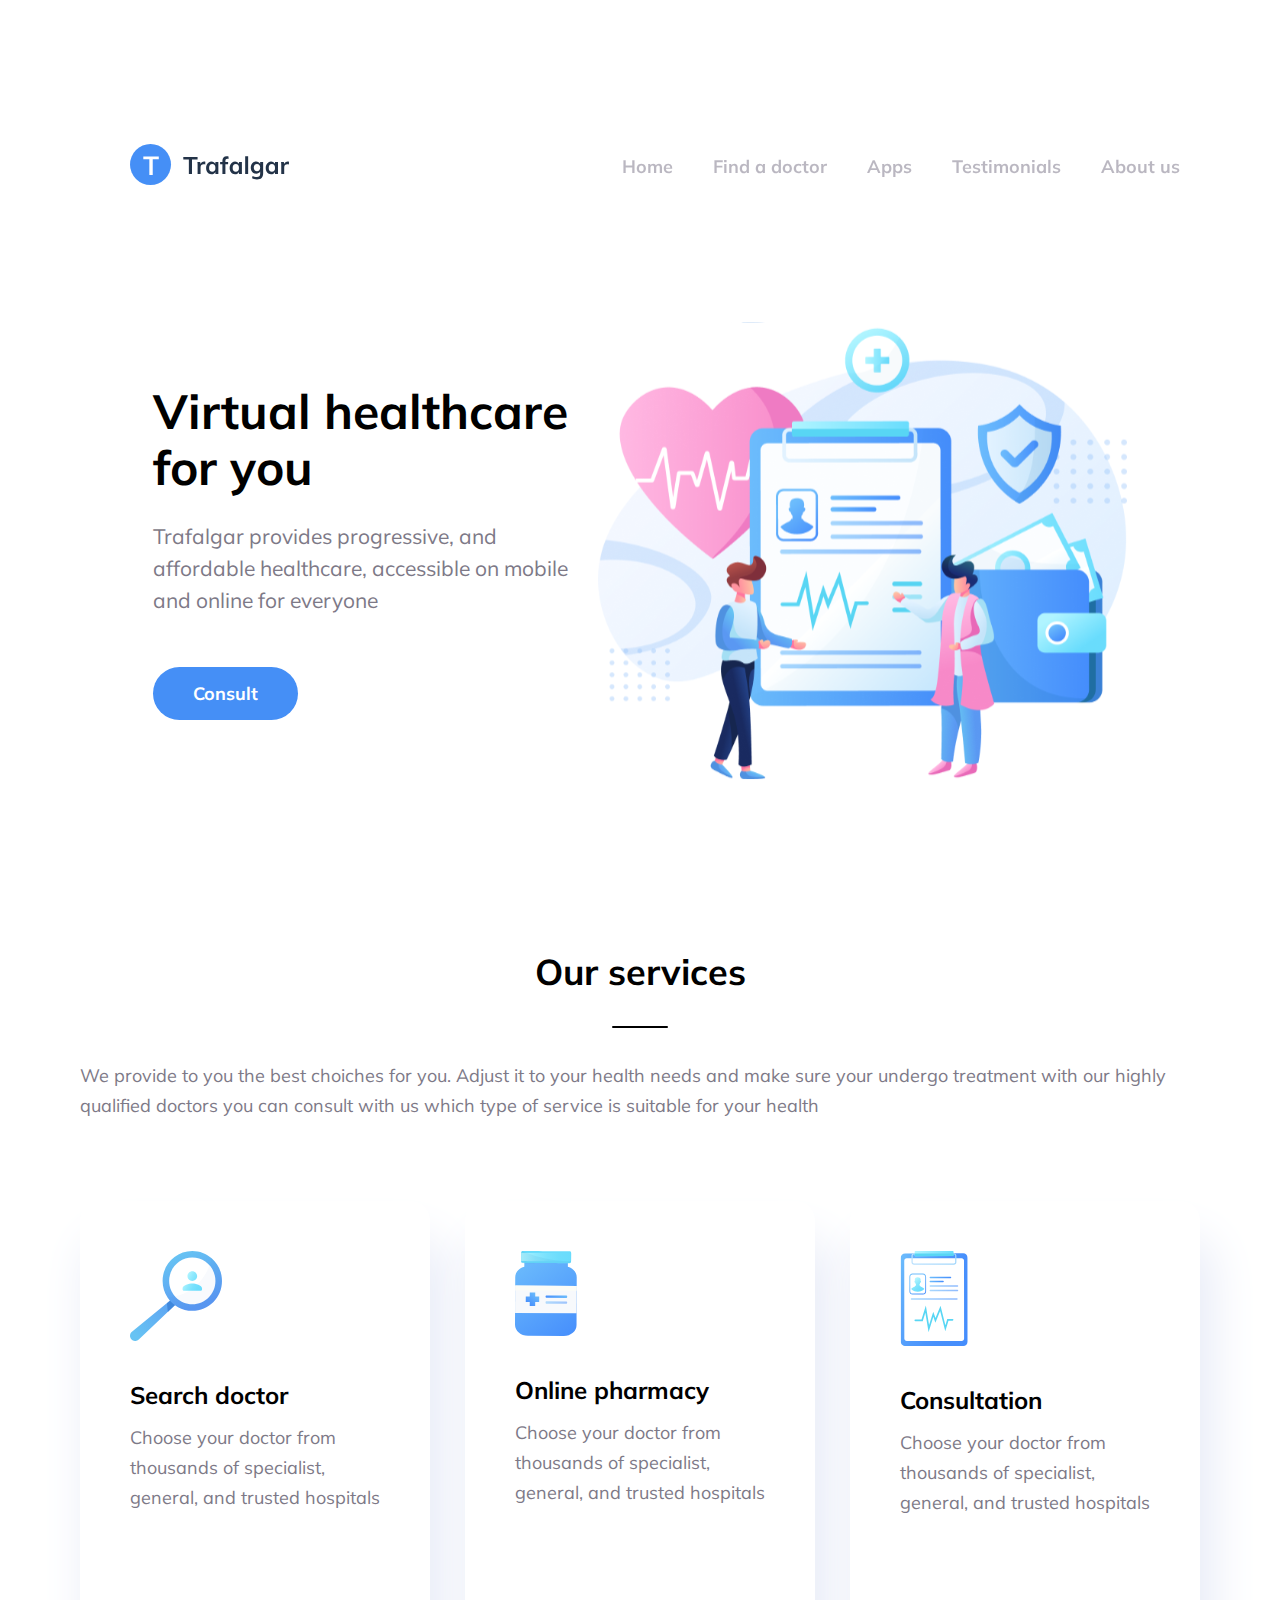
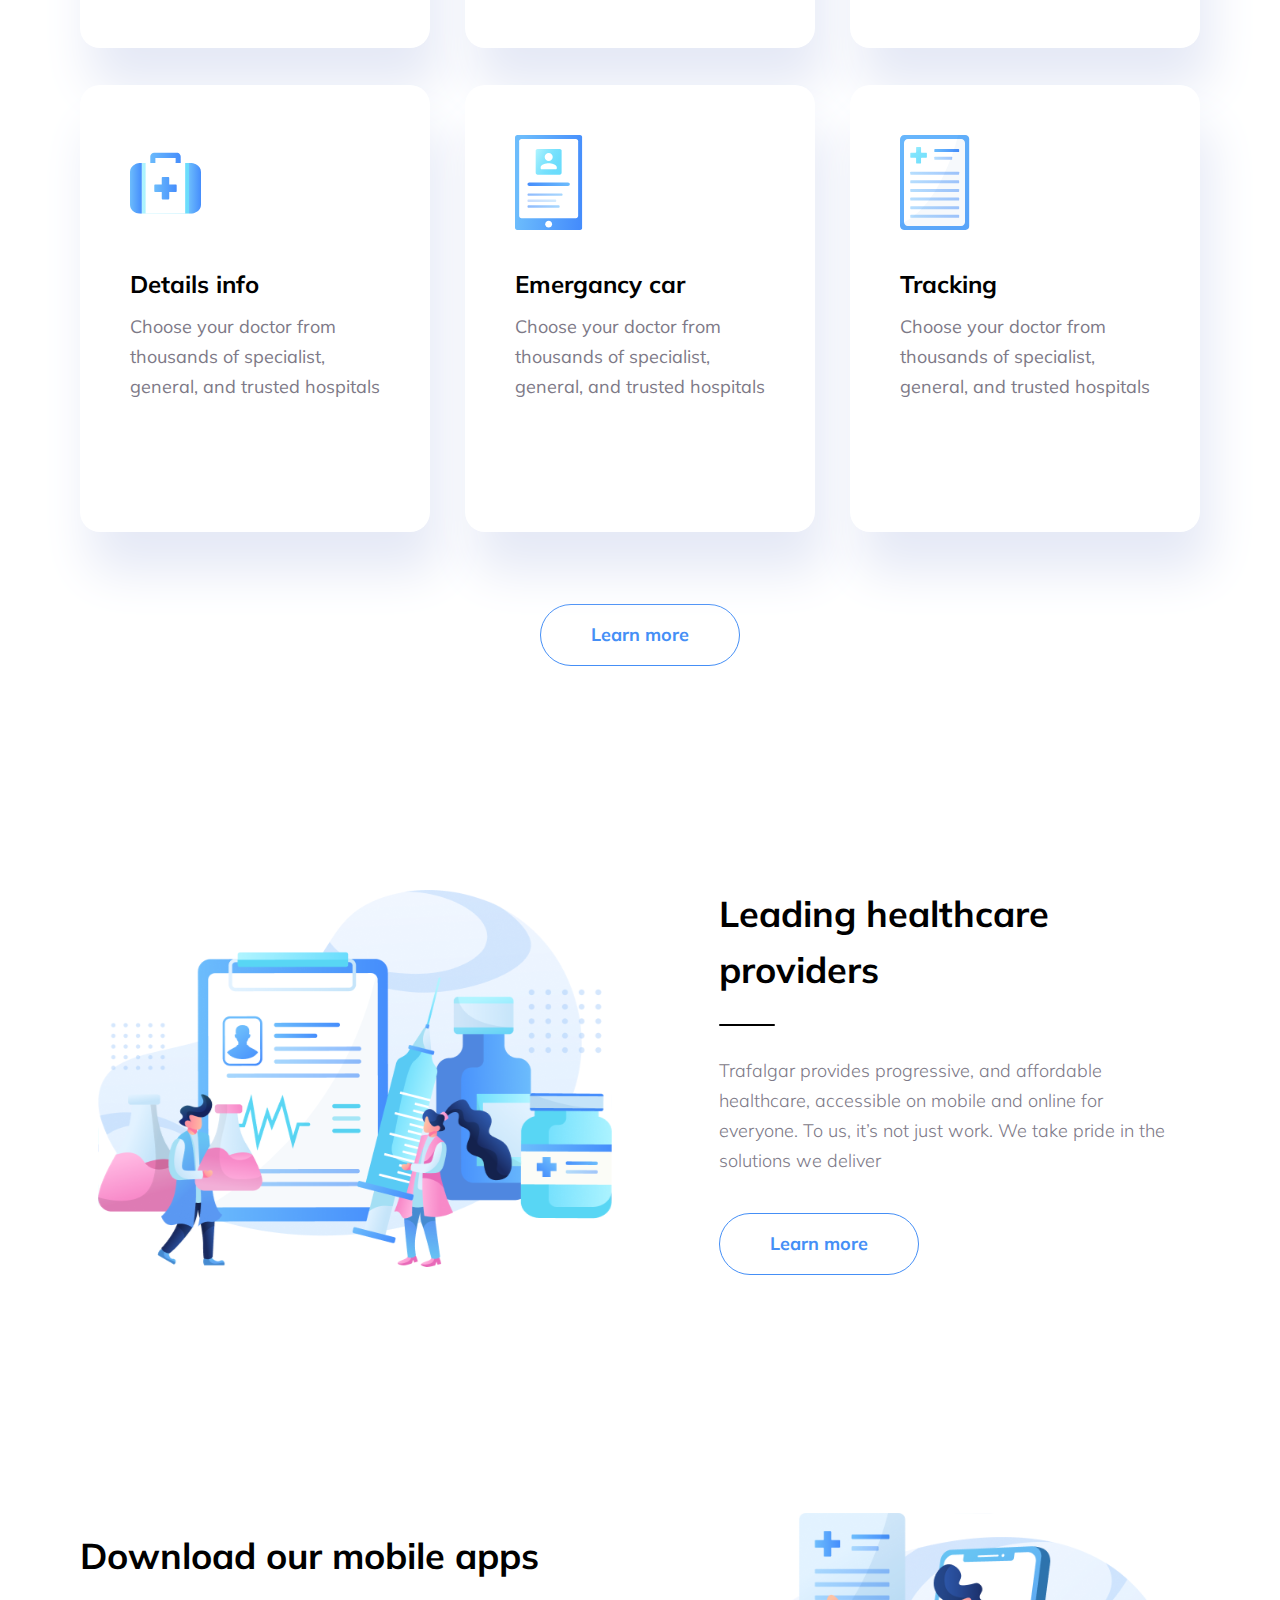
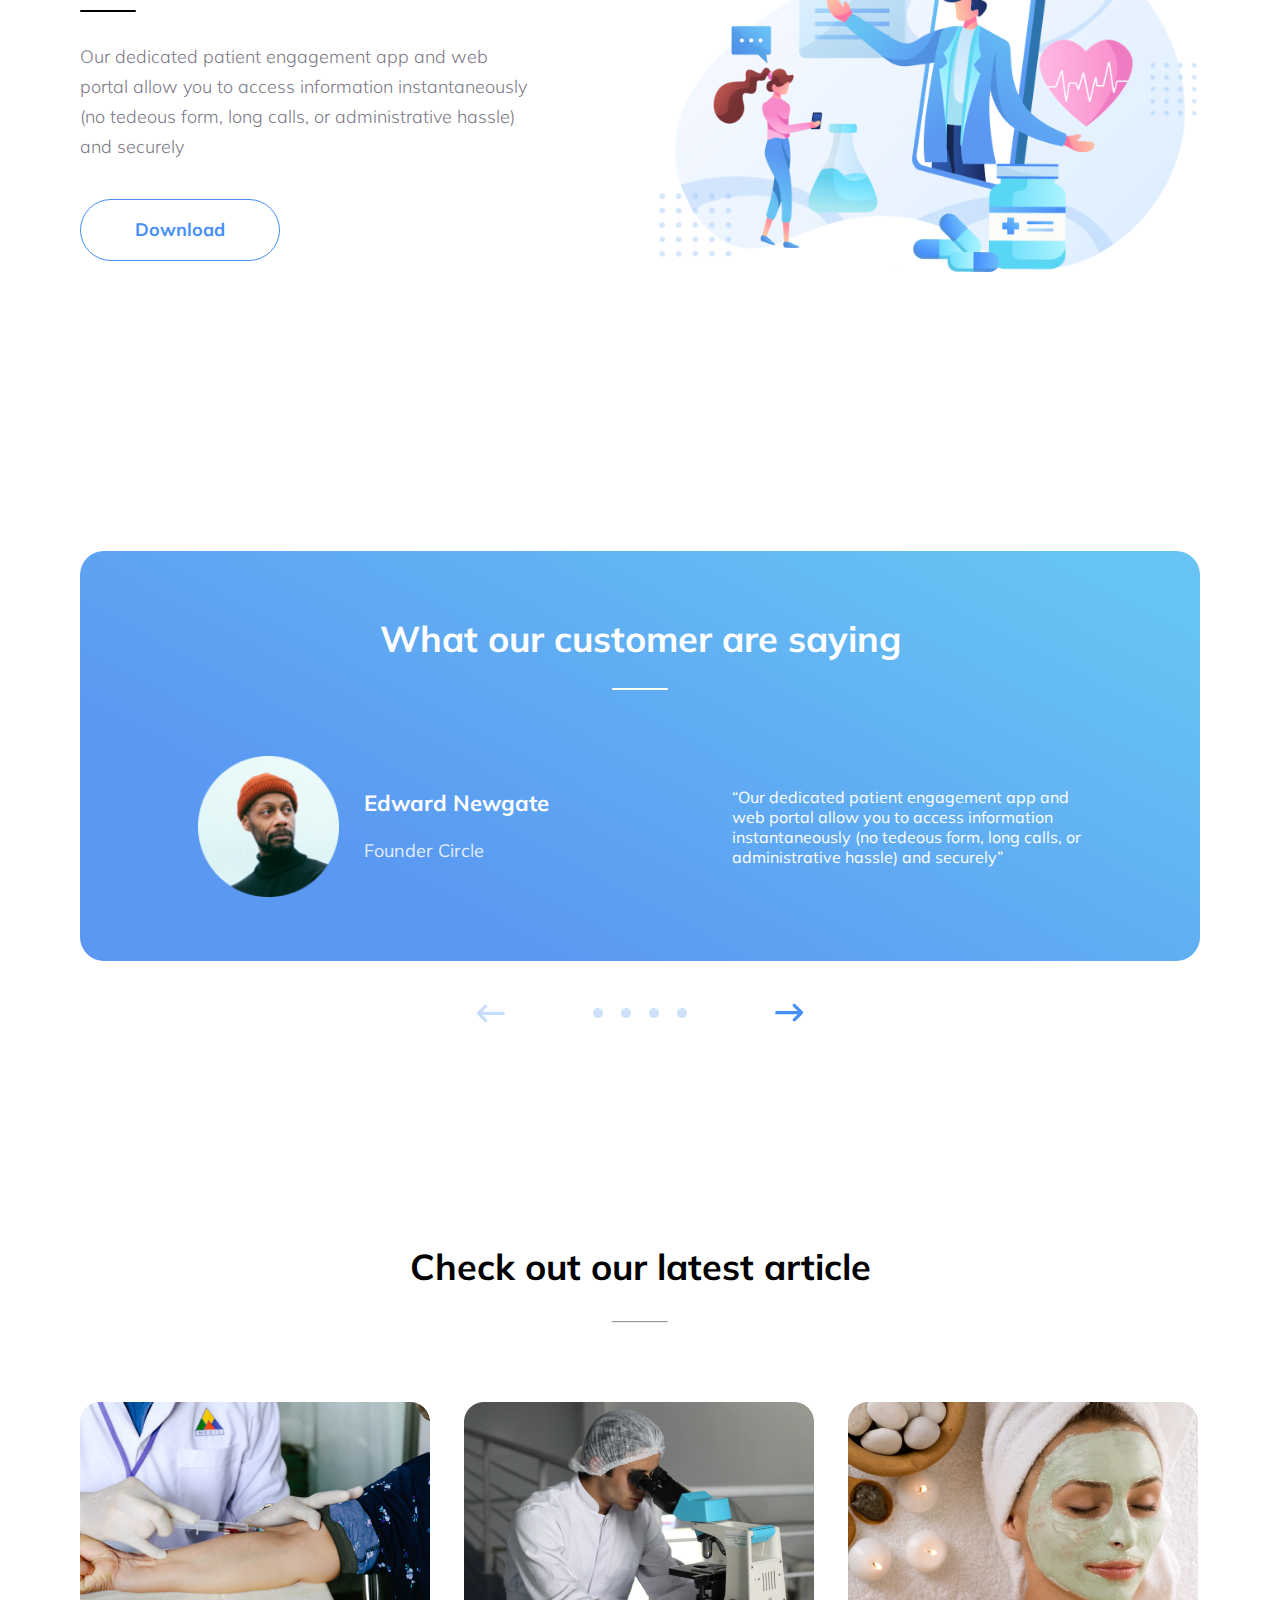
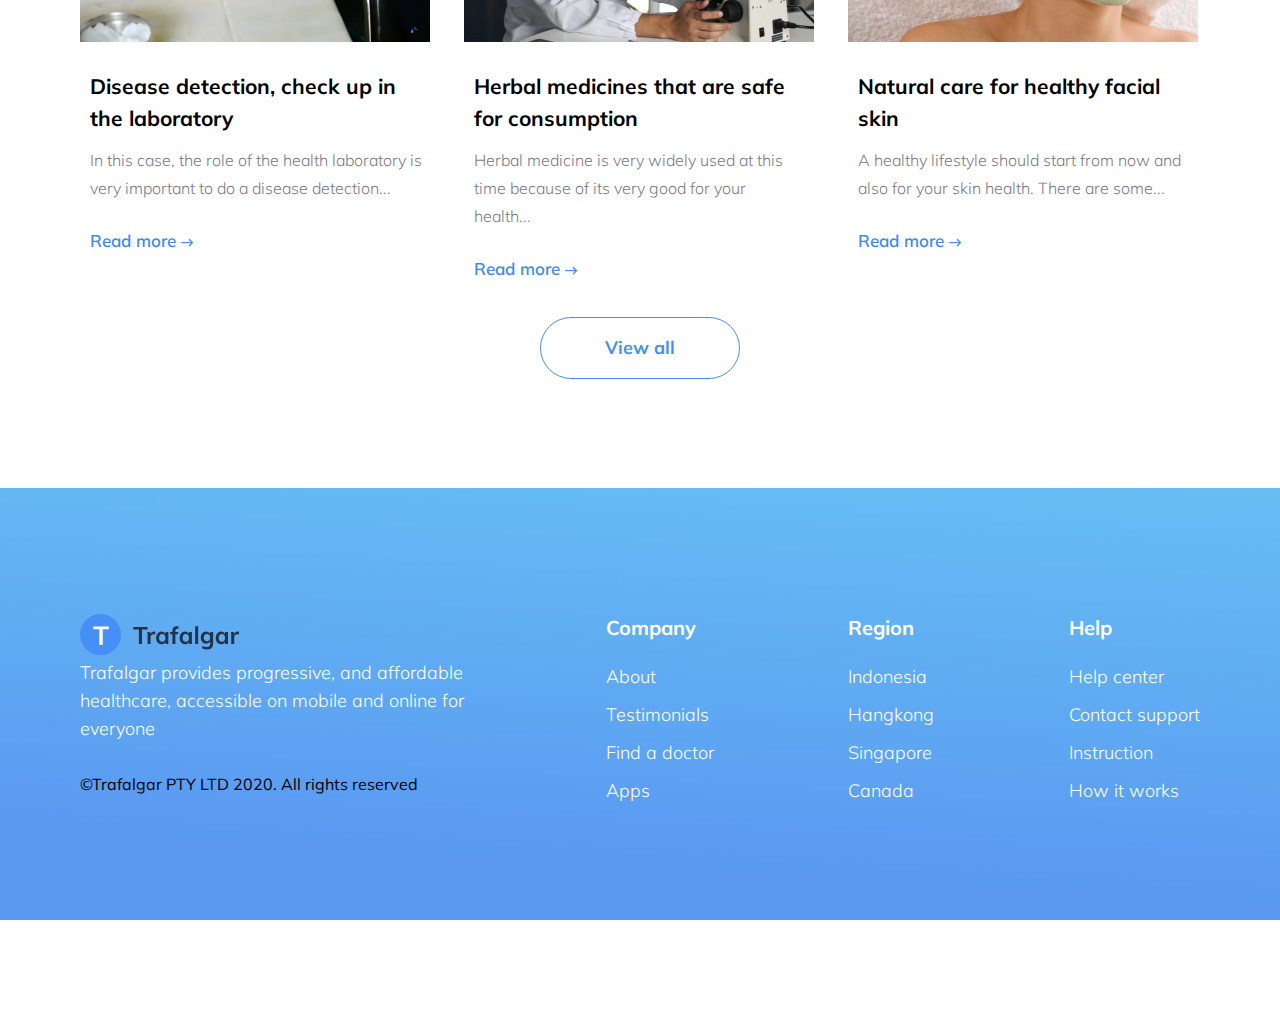
<file: 5_dars/index.html>
<!DOCTYPE html>
<html lang="en">

<head>
    <meta charset="UTF-8">
    <meta http-equiv="X-UA-Compatible" content="IE=edge">
    <meta name="viewport" content="width=device-width, initial-scale=1.0">
    <title>Trafalgar-landing-page</title>
    <link class="foot-list-item" rel="stylesheet" href="css/main.css">
    <link rel="preconnect" href="https://fonts.googleapis.com">
<link rel="preconnect" href="https://fonts.gstatic.com" crossorigin>
<link href="https://fonts.googleapis.com/css2?family=Mulish:wght@200;300;400;500;600;700;800;900&display=swap" rel="stylesheet">
</head>

<body>
    <header class="header">
       <div class="container">
       <div class="header-inner">
        <div class="header-left">
            <a href="/"><img src="images/traf-logo.svg" alt="trf.logo" height="41" width="160"></a>
        </div>
        <nav class="header-right">
            <ul class="header-list">
                <li class="list-item"><a class="list-item-link" target="_blank" href="/">
                        <p> Home</p>
                    </a></li>
                <li class="list-item"><a class="list-item-link active" target="_blank" href="#">
                        <p> Find a doctor </p>
                    </a></li>
                <li class="list-item"><a class="list-item-link" target="_blank" href="#">
                        <p> Apps </p>
                    </a></li>
                <li class="list-item"><a class="list-item-link" target="_blank" href="#">
                        <p> Testimonials </p>
                    </a></li>
                <li class="list-item"><a class="list-item-link" target="_blank" href="#">
                        <p> About us </p>
                    </a></li>
            </ul>
        </nav>
       </div>
       </div>

    </header>

    <section class="hero-section container">
        <div class="hero-left">
            <h1 class="hero-left-title">Virtual healthcare 
                for you</h1>
            <p class="hero-left-text">Trafalgar provides progressive, and affordable
                healthcare, accessible on mobile and online
                for everyone</p>
            <a class="hero-link" target="_blank" href="#">Consult</a>
        </div>

        <div class="hero-right">
            <img src="images/illustration.svg" alt="illustration rasm" width="529" height="538">
        </div>
    </section>
    <main>
        <section class="service container">
            <h2 class="service-title">Our services</h2>
            <hr class="service-line">
            <p class="service-text">We provide to you the best choiches for you. Adjust it to your health needs and make
                sure your undergo treatment with our highly qualified doctors you can consult with us which type of
                service is suitable for your health</p>
            <ul class="service-list">
                <li class="service-list-card">
                    <img class="card-img" src="images/search-farme.svg" alt="medicine-images">
                    <h3 class="card-title"> Search doctor </h3>
                    <p class="service-text">Choose your doctor from thousands of specialist, general, and trusted
                        hospitals</p></li> 
                <li class="service-list-card">
                    <img class="card-img" src="images/medicine-Frame.svg" alt="search-images">
                        <h3 class="card-title"> Online pharmacy</h3>
                                <p class="service-text">Choose your doctor from thousands of specialist, general, and
                                    trusted hospitals</p>
                </li>
                <li class="service-list-card">
                    <img class="card-img" src="images/diagnosis-Frame.svg" alt="search-images">
                    <h3 class="card-title"> Consultation </h3>
                    <p class="service-text">Choose your doctor from thousands of specialist, general, and trusted
                        hospitals</p>
                </li>
                <li class="service-list-card"> <img class="card-img" src="images/medic-bag-Frame.svg" width="71" height="95" alt="search-images">
                    <h3 class="card-title"> Details info</h3>
                    <p class="service-text">Choose your doctor from thousands of specialist, general, and trusted
                        hospitals</p>
                </li>
                <li class="service-list-card"><img class="card-img" src="images/blank-Frame.svg" alt="search-images">
                    <h3 class="card-title"> Emergancy car </h3>
                    <p class="service-text">Choose your doctor from thousands of specialist, general, and trusted
                        hospitals</p>
                </li>
                <li class="service-list-card"><img class="card-img" src="images/result-Frame.svg" alt="search-images">
                    <h3 class="card-title"> Tracking</h3>
                    <p class="service-text">Choose your doctor from thousands of specialist, general, and trusted
                        hospitals</p>
                </li>
            </ul>
            <a class="service-link" target="_blank" href="#"> Learn more</a>


        </section>
        <section class="provider container">
            <div class="provider-top">
                <div class="provider-top-left">
                    <img src="images/provider-2.svg" alt="provider-img" width="550" height="377">
                </div>
                <div class="provider-top-right">
                    <h2 class="provider-title">Leading healthcare providers</h2>
                    <hr class="provider-line">
                    <p class="provider-text">Trafalgar provides progressive, and affordable healthcare, accessible on
                        mobile and online for everyone. To us, it’s not just work. We take pride
                        in the solutions we deliver</p>
                    <a class=" provider-link" href="#">Learn more</a>
                </div>
            </div>
            <div class="provider-bottom">
                <div class="provider-bottom-left">
                    <img src="images/provider-2-img.svg" alt="provider-img" width="550" height="377">
                </div>
                <div class="provider-bottom-right">
                    <h2 class="provider-title">Download our
                        mobile apps</h2>
                    <hr class="provider-line">
                    <p class="provider-text">Our dedicated patient engagement app and
                        web portal allow you to access information instantaneously (no tedeous form, long calls,
                        or administrative hassle) and securely</p>
                    <a class=" provider-link" href="#">Download</a>
                </div>
            </div>
        </section>
        <section class="carousel container">
            <div class="carousel-card">
                <h3 class="carousel-card-title">What our customer are saying</h3>
                <hr class="carousel-card-line">
                <div class="carousel-user">
                    <div class="user-left">
                        <img class="user-left-img" src="images/user-img.png" alt="user img" width="141" height="141">
                        <div>
                            <h4 class="user-left-name">Edward Newgate</h4>
                            <p class="user-left-job">Founder Circle</p>
                        </div>
                    </div>
                    <div class="user-right">
                        <blockquote class="user-right-phrase">“Our dedicated patient engagement app and
                            web portal allow you to access information instantaneously (no tedeous form, long calls,
                            or administrative hassle) and securely”</blockquote>
                    </div>
                </div>
            </div>
            <div class="navigator">
                <img class="navigator-narrow-left" src="images/narrow.svg" alt="">
                <div class="navigator-special">
                    <span class="navigator-dot active"></span>
                    <span class="navigator-dot"></span>
                    <span class="navigator-dot"></span>
                    <span class="navigator-dot"></span>
                </div>
                <img class="navigator-narrow-right" src="images/narrow.svg" alt="navigator">
            </div>

        </section>
        <section class="examine container">
            <h2 class="examine-title">Check out our latest article</h2>
            <hr class="examine-line">
            <ul class="examine-list">
                <li class="ex-list-item">
                    <img class="ex-img" src="images/ineksiya.png" alt="ineksiya img" width="350" height="240">
                    <div class="ex-div">
                        <h3 class="ex-list-title"> Disease detection, check
                            up in the laboratory</h3>
                        <p class="ex-sentence">In this case, the role of the health laboratory is very important to do
                            a disease detection...</p>
                            <a class="examine-list-link" href="#">Read more</a>
                            <img class="img-navigator" src="images/narrow.svg" alt="navigator" width="14" height="9">
                    </div>
                </li>
                <li class="ex-list-item">
                    <img class="ex-img" src="images/see-bacteria.png" alt="ineksiya img" width="350" height="240">
                    <div class="ex-div">
                        <h3 class="ex-list-title"> Herbal medicines that are
                            safe for consumption</h3>
                        <p class="ex-sentence">Herbal medicine is very widely used at this time because of its very good
                            for your health...</p>
                            <a class="examine-list-link" href="#">Read more</a>
                            <img class="img-navigator" src="images/narrow.svg" alt="navigator" width="14" height="9">
                    </div>
                </li>
                <li class="ex-list-item">
                    <img class="ex-img" src="images/crem-mask.png" alt="ineksiya img" width="350" height="240">
                    <div class="ex-div">
                        <h3 class="ex-list-title">Natural care for healthy
                            facial skin</h3>
                        <p class="ex-sentence">A healthy lifestyle should start from now and also for your skin health.
                            There are some...</p>
                            <a class="examine-list-link" href="#">Read more</a>
                            <img class="img-navigator" src="images/narrow.svg" alt="navigator" width="14" height="9">
                    </div>
                   
                </li>
            </ul>
            <a class="examine-link" href="#">View all</a>
        </section>
    </main>

<section class="footer-box">
            <div class="container">
                <div class="footer-inner">
                    <div class="footer-left">
                        <div class="footer-right-logoimg">
                            <img class="footer-T-logo" src="images/traf-logo.svg" alt="logo">
                        </div>
            
                        <p class="footer-right-text">
                            Trafalgar provides progressive, and affordable healthcare, accessible on mobile and online
                            for everyone
                        </p>
                        <p>©Trafalgar PTY LTD 2020. All rights reserved</p>
                    </div>
            
                    <div class="footer-right-list">
                        <h4 class="footer-title">Company</h4>
                        <ul class="footer-list-inner">
                            <li class="foot-list-item"><a class="footer-link" href="#">About</a>
                            <li class="foot-list-item"><a class="footer-link" href="#">Testimonials</a></li>
                            <li class="foot-list-item"><a class="footer-link" href="#">Find a doctor</a></li>
                            <li class="foot-list-item"><a class="footer-link" href="#">Apps</a></li>
                        </ul>
                    </div>
                    <div class="footer-middle-list">
                        <h4 class="footer-title">Region</h4>
                        <ul class="footer-list-inner">
                            <li class="foot-list-item">
                                <a class="footer-link" href="#">Indonesia</a></li>
                            <li class="foot-list-item"><a class="footer-link" href="#">Hangkong</a></li>
                            <li class="foot-list-item"><a class="footer-link" href="#">Singapore</a></li>
                            <li class="foot-list-item"><a class="footer-link" href="#">Canada</a></li>
                        </ul>
                    </div>
                    <div class="footer-right-last">
                        <h4 class="footer-title">Help</h4>
                        <ul class="footer-list-inner">
                            <li class="foot-list-item">
                                <a class="footer-link" href="#">Help center</a></li>
                            <li class="foot-list-item"><a class="footer-link" href="#">Contact support</a></li>
                            <li class="foot-list-item"><a class="footer-link" href="#">Instruction</a></li>
                            <li class="foot-list-item"><a class="footer-link" href="#">How it works</a></li>
                        </ul>
                    </div>
                
                </div>
                </div>
        </section>
    </body>
</html>
</file>
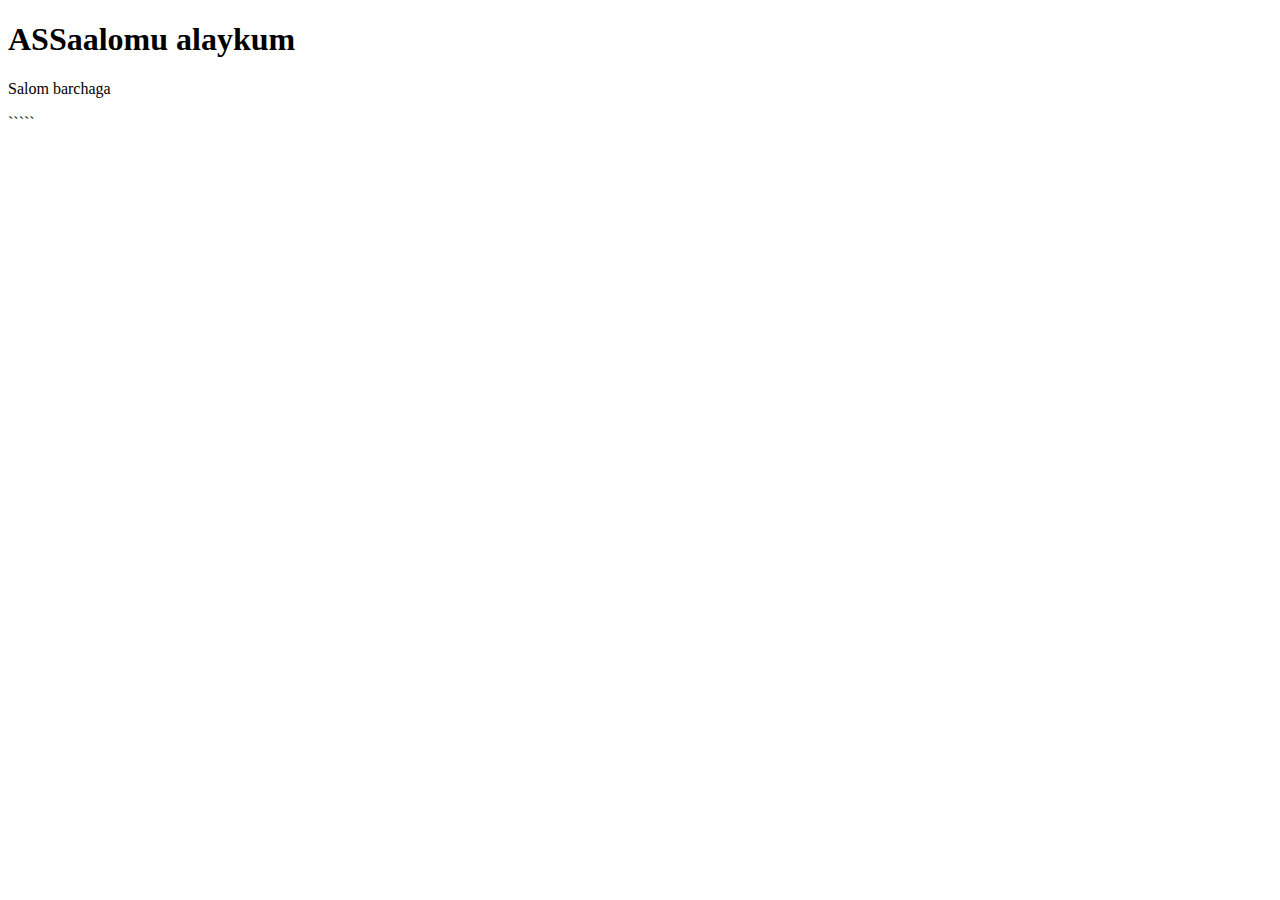
<file: 7-dars/index.html>
<!DOCTYPE html>
<html lang="en">
<head>
    <meta charset="UTF-8">
    <meta http-equiv="X-UA-Compatible" content="IE=edge">
    <meta name="viewport" content="width=device-width, initial-scale=1.0">
    <title>Document</title>
</head>
<body>
    <h1>ASSaalomu alaykum</h1>
    <p>Salom barchaga</p>
    
</body>
</html>`````
</file>
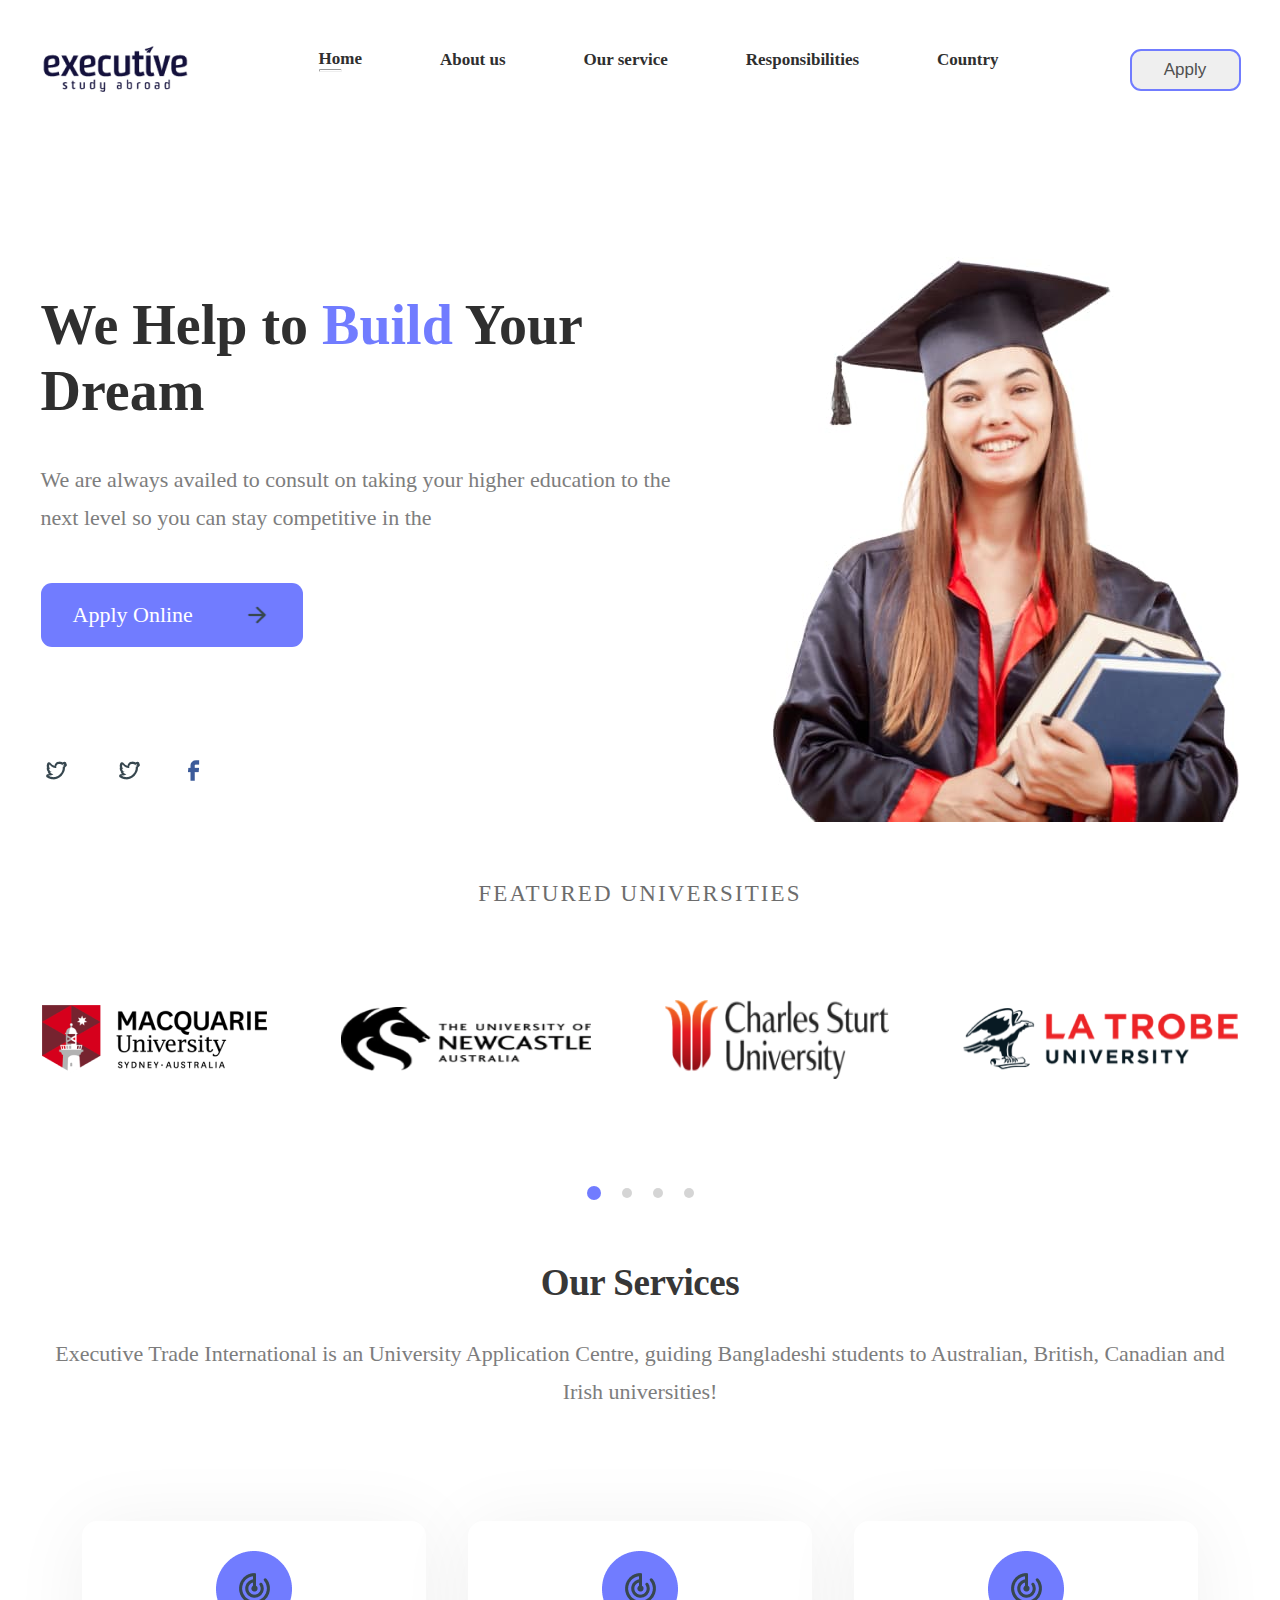
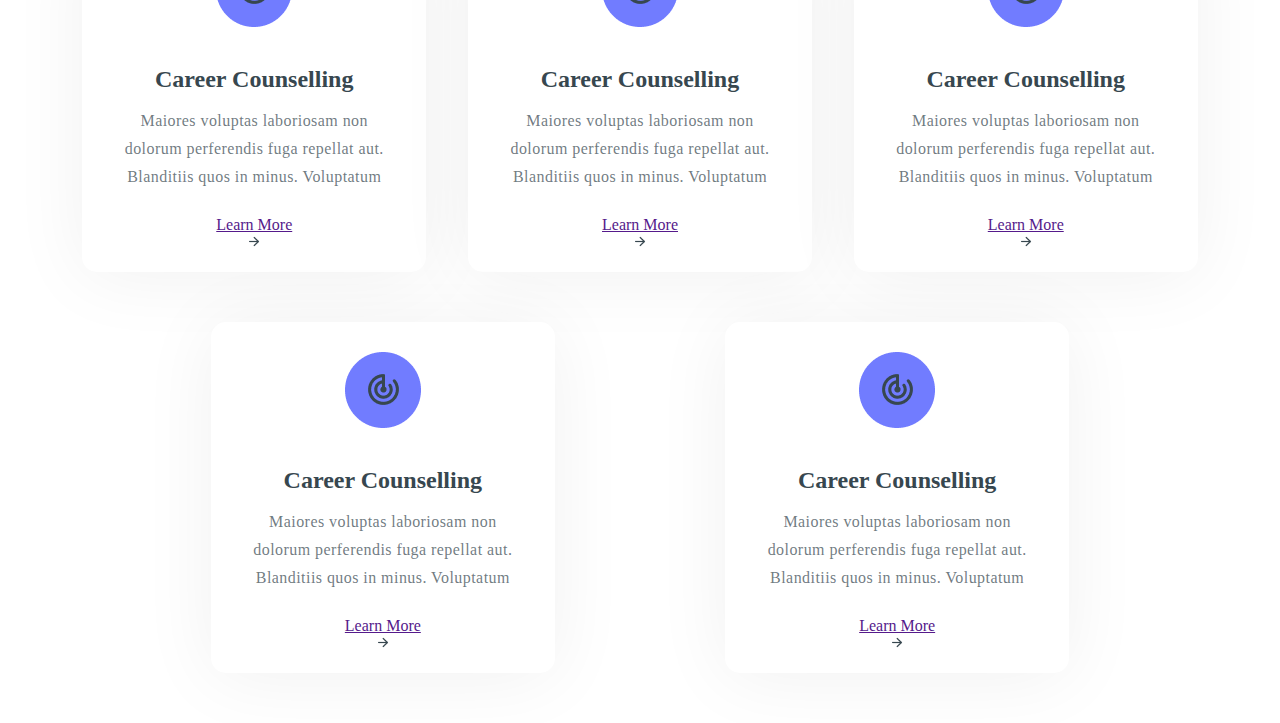
<file: 8-dars/index.html>
<!DOCTYPE html>
<html lang="en">
<head>
    <meta charset="UTF-8">
    <meta http-equiv="X-UA-Compatible" content="IE=edge">
    <meta name="viewport" content="width=device-width, initial-scale=1.0">
    <title>Execute</title>
    <link rel="preconnect" href="https://fonts.googleapis.com">
<link rel="preconnect" href="https://fonts.gstatic.com" crossorigin>
<link href="https://fonts.googleapis.com/css2?family=Mulish:wght@200;300;400;500;600;700;800;900&family=Roboto:wght@100;300;400;500;700;900&display=swap" rel="stylesheet">
    <link rel="stylesheet" href="css/main.css">
</head>
<body>
    <header class="header-execute">
        <div class="container">
            <div class="header-inner">
                <div class="header-logo">
                    <a href="/">
                        <img class="logo-execute" src="images/execute-logo.png" alt="logo-img" width="146" height="52">
                    </a>
                </div>
                <nav class="header-nav">
                    <ul class="header-list">
                        <li class="header-list-item">
                            <a  class="header-link active" href="#">Home</a>
                            <hr class="header-home-line">
                        </li>
                        <li class="header-list-item">
                            <a  class="header-link" href="#">About us</a>
                        </li>
                        <li class="header-list-item">
                            <a  class="header-link" href="#">Our service</a>
                        </li>
                        <li class="header-list-item">
                            <a  class="header-link" href="#">Responsibilities</a>
                        </li>
                        <li class="header-list-item">
                            <a  class="header-link" href="#">Country</a>
                        </li>

                    </ul>
                </nav>
                <div class="header-button">
                    <button class="apply-button">
                       <p class="button-name"> Apply</p>
                    </button>
                </div>
            </div>
        </div>
    </header>
 <main> 

<section id="hero">
    <div class="container">
        <div class="hero-inner">
            <div class="hero-left">
                    <p class="hero-name">We Help to <span class="hero-build-senetnce">Build</span>
                        Your Dream</p>
                
                    <p class="hero-name-extention">We are  always availed to consult on taking your higher education to the next level so you can stay competitive in the</p>   
                    <div class="hero-link">
                        <a class="hero-link-name" href="#">
                        Apply Online 
                        </a>
                        <a href="#">
                            <img class="arrow-img" src="images/arrow-nav.png" alt="im-arrow" width="28" height="26">
                        </a>
                    </div> 
                    <div class="hero-left-img">
                        <ul class="hero-left-list">
                            <li class="hero-list-item">
                                <a href=""><img src="images/twiter.png" alt="img-instagram"></a>
                                
                            </li>
                            <li class="hero-list-item">
                                <a href=""><img src="images/twiter.png" alt="img-twitter"></a>
                            </li>
                            <li class="hero-list-item">
                                <a href=""><img src="images/facebook.png" alt="img-facebbok"></a>
                            </li>
                        </ul>
                    </div>
        
            </div>
            <div class="hero-right">
                <img src="images/student-girl.jpg" alt="student-img" width="470" height="565">

            </div>
        </div>
    </div>
</section>
<section id="universities">
    <div class="univer-box">
        <div class="univer-inner">
            <p class="univer-title">
                Featured Universities
            </p>
            <ul class="univer-list">
                <li class="univer-list-item">
                    <img src="images/newcastle-univ-img.png" alt="img" width="225" height="68">
                </li>
                <li class="univer-list-item">
                    <img src="images/latrobe-univ-img.png" alt="img" width="250" height="64">
                </li></li>
                <li class="univer-list-item">
                    <img src="images/charles-univ-img.png" alt="img" width="224" height="79">
                </li>
                <li class="univer-list-item">
                    <img src="images/macquare-univ-img.png" alt="img" width="275" height="62">
                </li>
            </ul>
            <div class="univer-btn-box">
                <div class="univer-button">
                    <button class="univer-btn active">
                        <a class="univer-nav-link" href="#">
                        </a></button>
                    <button class="univer-btn">
                        <a class="univer-nav-link" href="#">
                        </a></button>
                    <button class="univer-btn">
                            <a class="univer-nav-link" href="#">
                            </a></button>
                    <button class="univer-btn">
                                <a class="univer-nav-link" href="#">
                                </a></button>
                </div>
        </div>
        </div>
    </div>
</section>
<section class="services">
    <div class="container">
        <div class="services-info">
               
                <h2 class="services-title">
                    Our Services
                </h2>
                <p class="services-text">
                    Executive Trade International is an University Application Centre, guiding Bangladeshi students to Australian, British, Canadian and Irish universities!
                </p>
        
            
                <ul class="services-list">
                    <li class="services-list-item">
                       
                            <img class="services-list-img" src="images/service-career-img.png" alt="img" width="76" height="76">
                            <h3 class="list-item-name">Career Counselling</h3>
                    
                        <p class="list-item-text">
                            Maiores voluptas laboriosam non dolorum perferendis fuga repellat aut. Blanditiis quos in minus. Voluptatum 
                        </p>
                        <div>
                            <a class="list-item-link" href="">
                                <p class="list-item-link-name">
                                    Learn More
                                </p>
                                <img class="list-item-link-img" src="images/arrow-nav.png" alt="img" width="16" height="15">
                            </a>
                        </div>
                    </li>
                    <li class="services-list-item">
                        
                            <img class="services-list-img" src="images/service-career-img.png" alt="img" width="76" height="76">
                            <h3 class="list-item-name">Career Counselling</h3>
                        
                        <p class="list-item-text">
                            Maiores voluptas laboriosam non dolorum perferendis fuga repellat aut. Blanditiis quos in minus. Voluptatum 
                        </p>
                        <div>
                            <a class="list-item-link" href="">
                                <p class="list-item-link-name">
                                    Learn More
                                </p>
                                <img class="list-item-link-img" src="images/arrow-nav.png" alt="img" width="16" height="15">
                            </a>
                        </div>
                    </li>
                    <li class="services-list-item">
                            <img class="services-list-img" src="images/service-career-img.png" alt="img" width="76" height="76">
                            <h3 class="list-item-name">Career Counselling</h3>
            
                        <p class="list-item-text">
                            Maiores voluptas laboriosam non dolorum perferendis fuga repellat aut. Blanditiis quos in minus. Voluptatum 
                        </p>
                        <div>
                            <a class="list-item-link" href="">
                                <p class="list-item-link-name">
                                    Learn More
                                </p>
                                <img class="list-item-link-img" src="images/arrow-nav.png" alt="img" width="16" height="15">
                            </a>
                        </div>
                    </li>
                    <li class="services-list-item">
                        
                            <img class="services-list-img" src="images/service-career-img.png" alt="img" width="76" height="76">
                            <h3 class="list-item-name">Career Counselling</h3>
                    
                        <p class="list-item-text">
                            Maiores voluptas laboriosam non dolorum perferendis fuga repellat aut. Blanditiis quos in minus. Voluptatum 
                        </p>
                        <div>
                            <a class="list-item-link" href="">
                                <p class="list-item-link-name">
                                    Learn More
                                </p>
                                <img class="list-item-link-img" src="images/arrow-nav.png" alt="img" width="16" height="15">
                            </a>
                        </div>
                    </li>
                    <li class="services-list-item">
                       
                            <img class="services-list-img" src="images/service-career-img.png" alt="img" width="76" height="76">
                            <h3 class="list-item-name">Career Counselling</h3>
                        
                        <p class="list-item-text">
                            Maiores voluptas laboriosam non dolorum perferendis fuga repellat aut. Blanditiis quos in minus. Voluptatum 
                        </p>
                        <div>
                            <a class="list-item-link" href="">
                                <p class="list-item-link-name">
                                    Learn More
                                </p>
                                <img class="list-item-link-img" src="images/arrow-nav.png" alt="img" width="16" height="15">
                            </a>
                        </div>
                    </li>

                </ul>
            </div>
    </div>
</section>





</main>
</body>
</html>
</file>
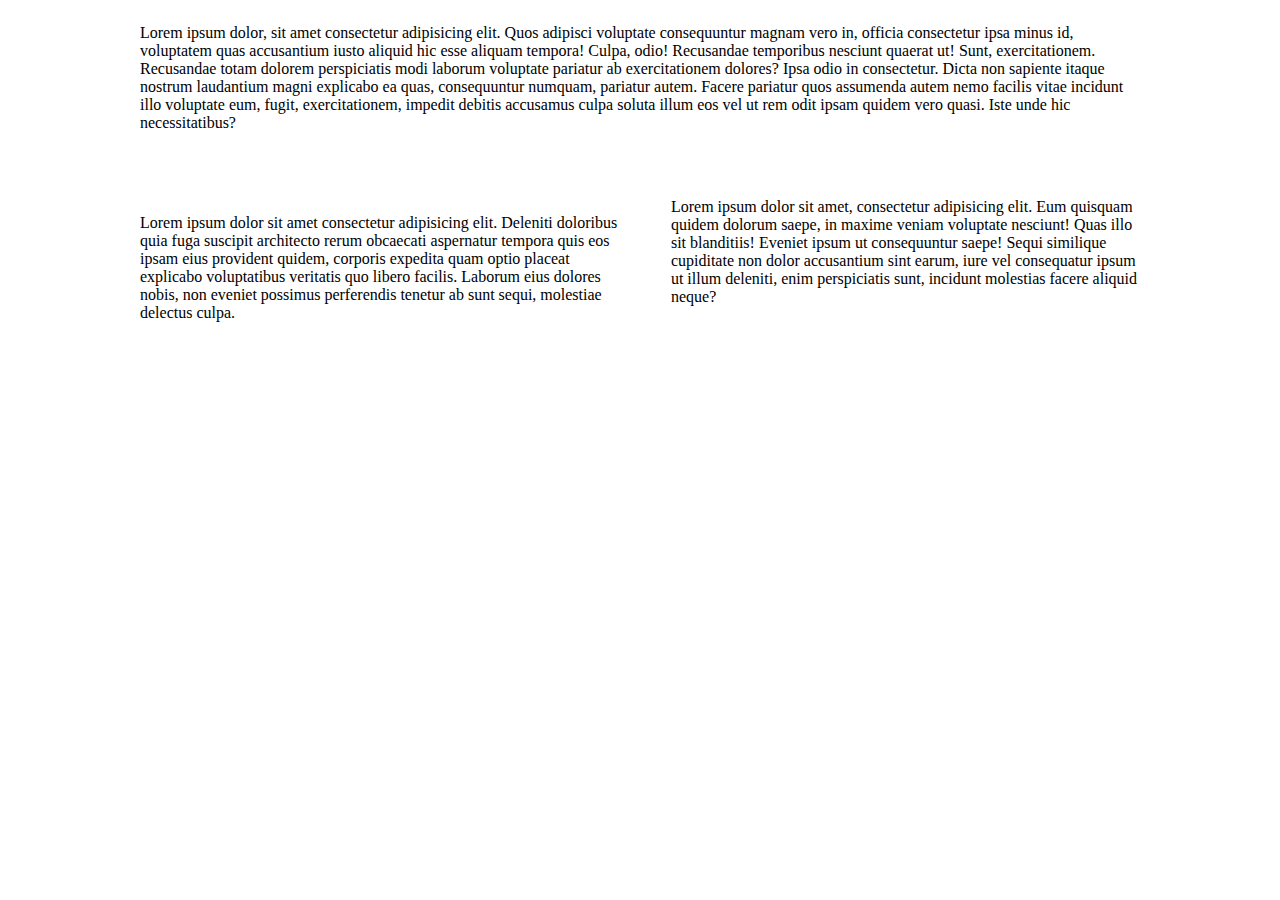
<file: dars.prea/index.html>
<!DOCTYPE html>
<html lang="en">
<head>
    <meta charset="UTF-8">
    <meta http-equiv="X-UA-Compatible" content="IE=edge">
    <meta name="viewport" content="width=device-width, initial-scale=1.0">
    <title>Document</title>
    <link rel="stylesheet" href="./main.css">
</head>

<body>

<section class="header">
        <div class="h"><p>Lorem ipsum dolor, sit amet consectetur adipisicing elit. Quos adipisci voluptate consequuntur magnam vero in, officia consectetur ipsa minus id, voluptatem quas accusantium iusto aliquid hic esse aliquam tempora! Culpa, odio! Recusandae temporibus nesciunt quaerat ut! Sunt, exercitationem. Recusandae totam dolorem perspiciatis modi laborum voluptate pariatur ab exercitationem dolores? Ipsa odio in consectetur. Dicta non sapiente itaque nostrum laudantium magni explicabo ea quas, consequuntur numquam, pariatur autem. Facere pariatur quos assumenda autem nemo facilis vitae incidunt illo voluptate eum, fugit, exercitationem, impedit debitis accusamus culpa soluta illum eos vel ut rem odit ipsam quidem vero quasi. Iste unde hic necessitatibus?</p></div>
<section class="section">

    <div class="box2"><p>Lorem ipsum dolor sit amet consectetur adipisicing elit. Deleniti doloribus quia fuga suscipit architecto rerum obcaecati aspernatur tempora quis eos ipsam eius provident quidem, corporis expedita quam optio placeat explicabo voluptatibus veritatis quo libero facilis. Laborum eius dolores nobis, non eveniet possimus perferendis tenetur ab sunt sequi, molestiae delectus culpa.</p></div>

    <div class="box2">Lorem ipsum dolor sit amet, consectetur adipisicing elit. Eum quisquam quidem dolorum saepe, in maxime veniam voluptate nesciunt! Quas illo sit blanditiis! Eveniet ipsum ut consequuntur saepe! Sequi similique cupiditate non dolor accusantium sint earum, iure vel consequatur ipsum ut illum deleniti, enim perspiciatis sunt, incidunt molestias facere aliquid neque?</div> 

</section>

    
    
</section>

    
</body>
</html>
</file>
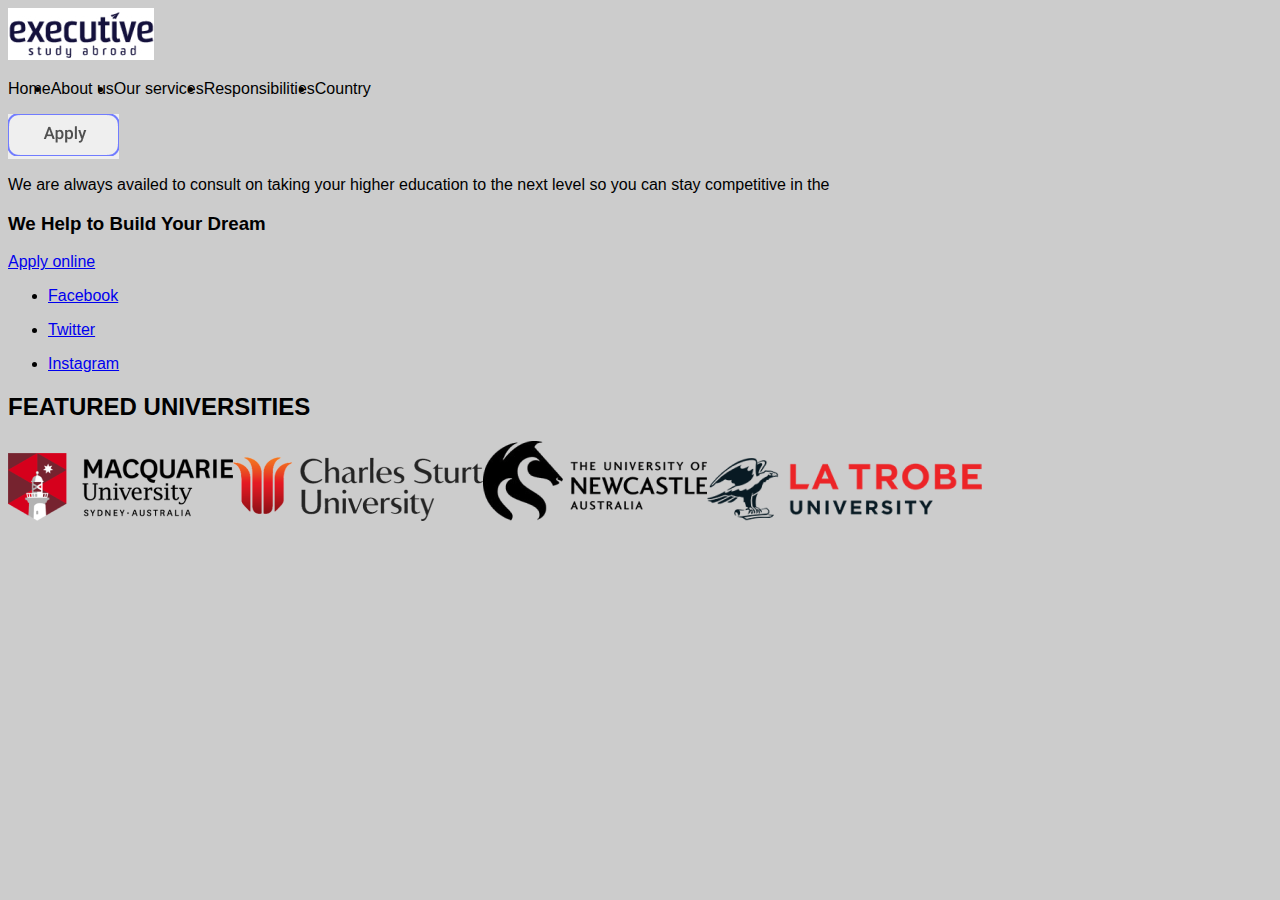
<file: executive-study-with-errors/index.html>
<!DOCTYPE html>
<html lang="ru">
<head>
  <meta charset="UTF-8">
  <meta http-equiv="X-UA-Compatible" content="IE=edge">
  <meta name="viewport" content="width=device-width, initial-scale=1.0">
  <title>Executive study</title>
  <link rel="stylesheet" href="css/styles.css">
</head>
<body>

  <div class="header">
    <a href="index.html">
      <img src="img/Bitmap.jpg">
    </a>

    <ul class="sitenav-list">
      <li class="sitenav-item"><a class="sitenav-link" href="#">Home</a></li>
      <li class="sitenav-item"><a class="sitenav-link" href="#">About us</a></li>
      <li class="sitenav-item">
        <a href="#" class="sitenav-link">Our services</a>
      </li>
      <li class="sitenav-item">
        <a href="#" class="sitenav-link">Responsibilities</a>
      </li>
      <li class="sitenav-item">
        <a href="#" class="sitenav-link">Country</a>
      </li>
    </ul>

    <button class="apply-button">
      <img src="img/apply-button.png" alt="Apply button" width="111" height="42">
    </button>
  </div>


  <aside>
    <p>We are  always availed to consult on taking your higher education to the next level so you can stay competitive in the</p>
    <h3>We Help to Build Your Dream</h3>
    <a href="#">Apply online</a>

    <ul class="social-networks">
      <li><a href="#">Facebook</a></li>
    </ul>
    <ul class="social-networks">
      <li><a href="#">Twitter</a></li>
    </ul>
    <ul class="social-networks">
      <li><a href="#">Instagram</a></li>
    </ul>
  </aside>


  <section class="universitetlar">
    <h2>FEATURED UNIVERSITIES</h2>
    <img src="img/Bitmap.png" alt=""><img src="img/Bitmap-1.png" alt=""><img src="img/au-un-removebg-preview.png" alt=""><img src="img/Bitmap-2.png" alt="">
  </section>

</body>
</html>
</file>
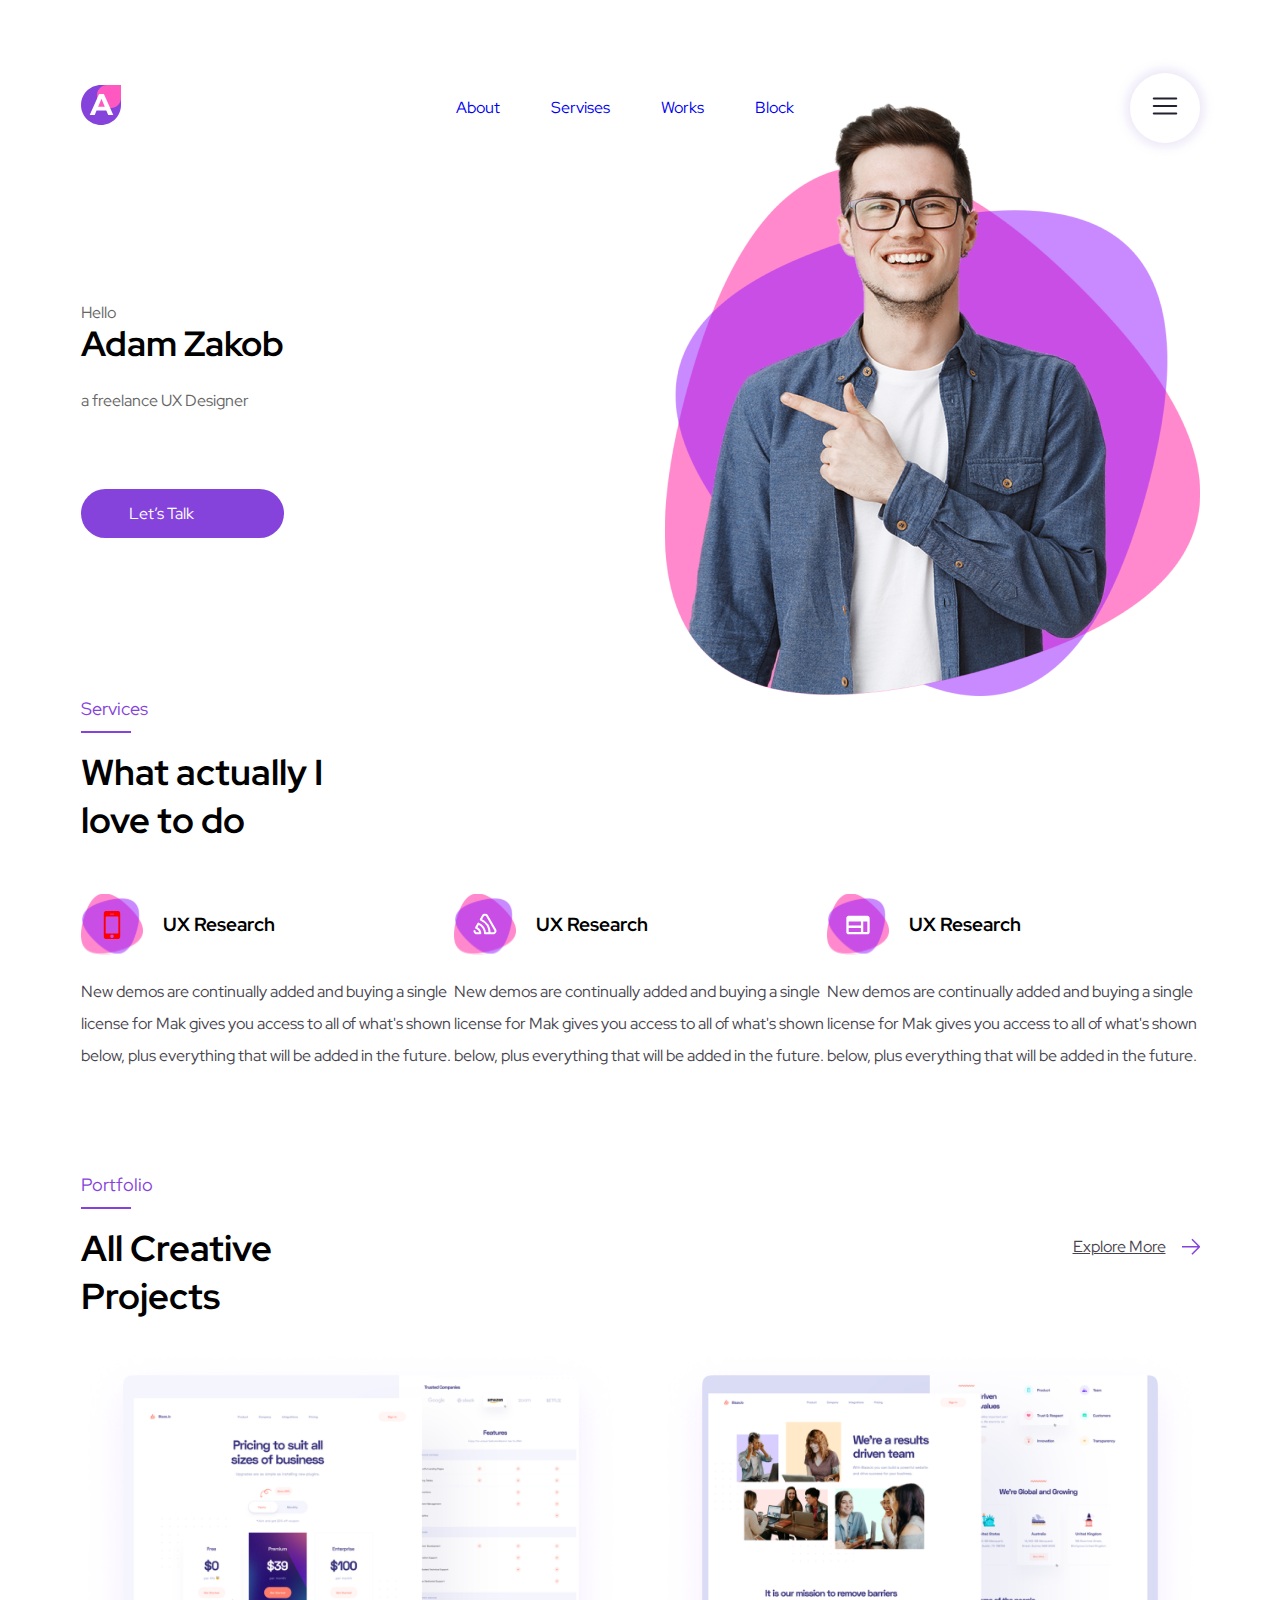
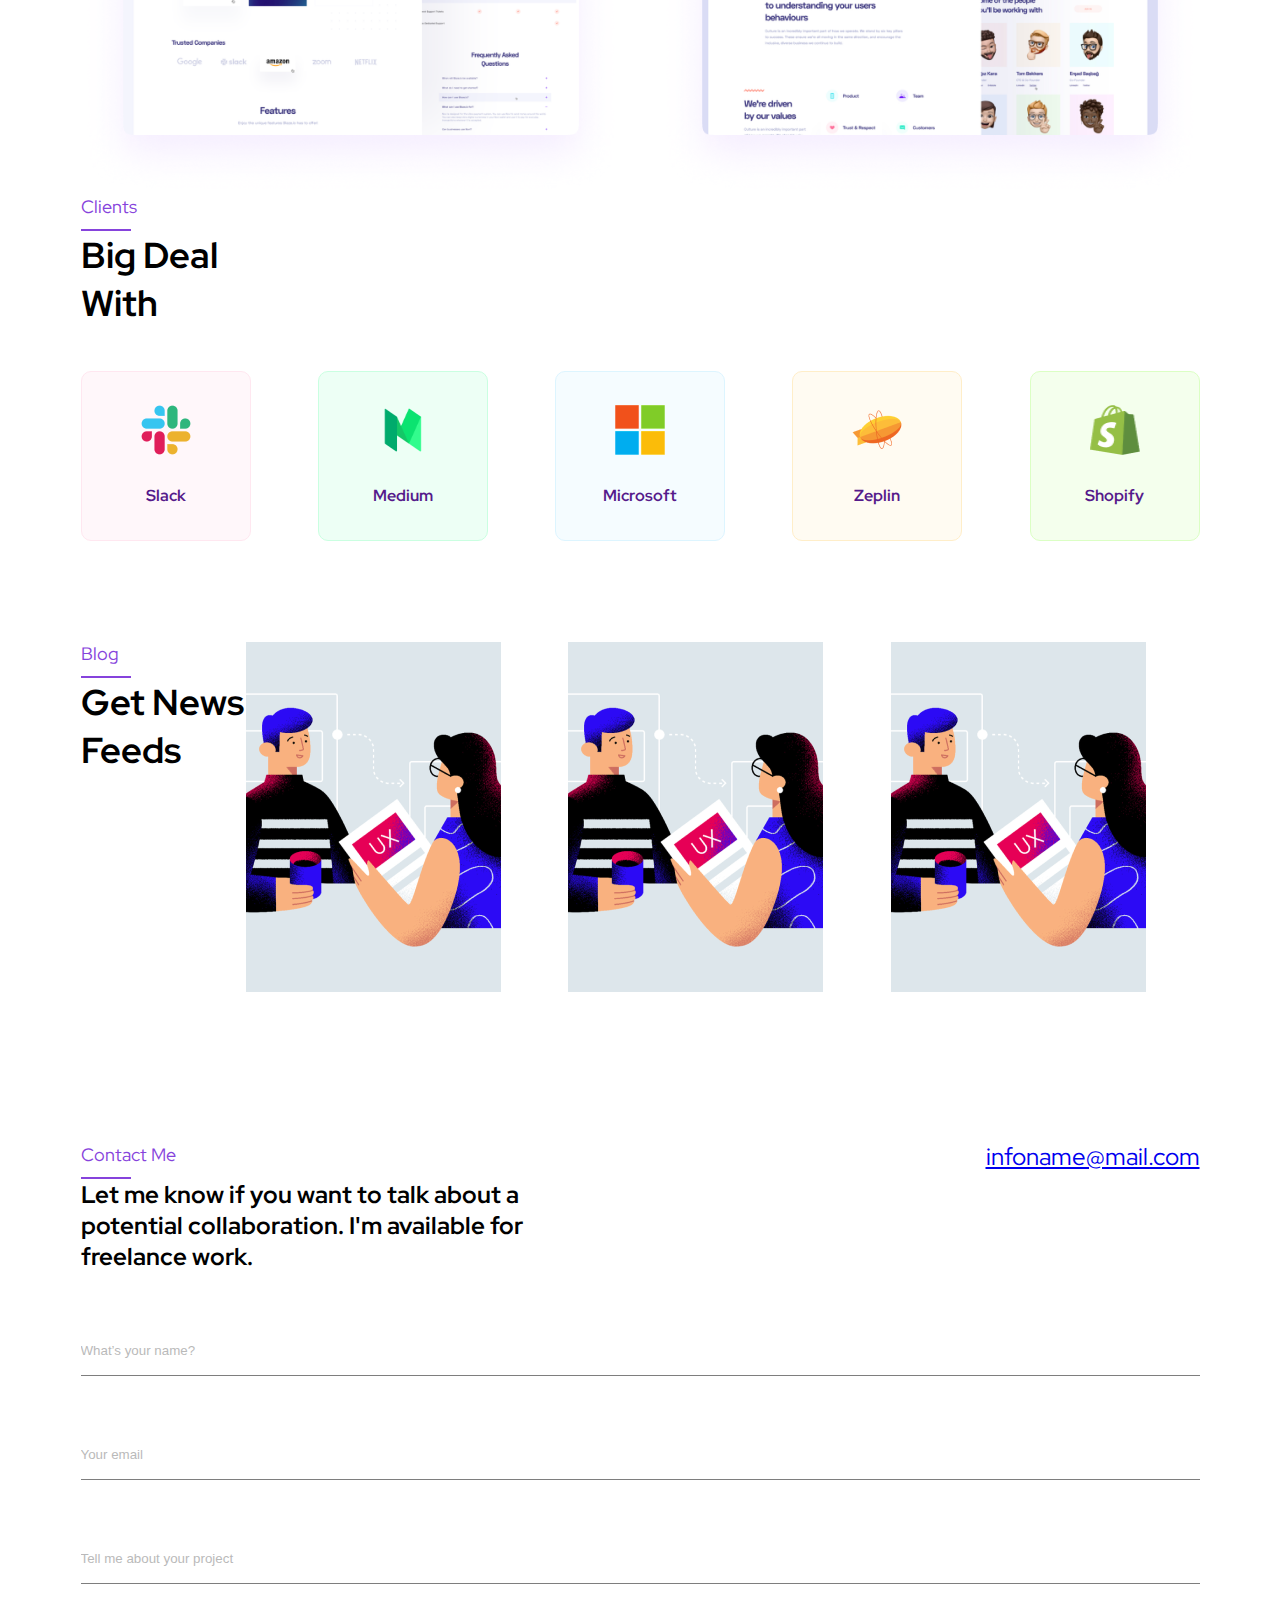
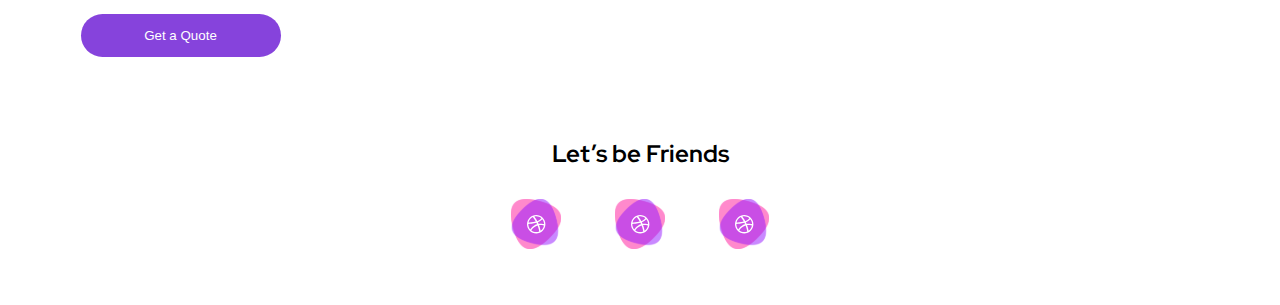
<file: test/index.html>
<!DOCTYPE html>
<html lang="en">

<head>
    <meta charset="UTF-8">
    <meta http-equiv="X-UA-Compatible" content="IE=edge">
    <meta name="viewport" content="width=device-width, initial-scale=1.0">
    <link rel="preconnect" href="https://fonts.googleapis.com">
    <link rel="preconnect" href="https://fonts.gstatic.com" crossorigin>
    <link
        href="https://fonts.googleapis.com/css2?family=Barlow:wght@400;500;600&family=Open+Sans:ital,wght@0,300;0,400;0,500;0,600;0,700;1,500&family=Red+Hat+Display:wght@300;400;500;600;700;800&family=Roboto:ital,wght@0,100;0,300;0,400;0,700;0,900;1,100;1,500&display=swap"
        rel="stylesheet">
    <link rel="stylesheet" href="./css/style.css">
    <title>Document</title>
</head>

<body>
    <header>
        <div class="container">
            <div class="header-inner">
                <div class="site-logo">
                    <a href="#">
                        <img src="./img/logo.svg" alt="">
                    </a>
                </div>
                <nav class="nav">
                    <ul class="nav-list">
                        <li>
                            <a href="#">About</a>
                        </li>
                        <li>
                            <a href="#">Servises</a>
                        </li>
                        <li>
                            <a href="#">Works</a>
                        </li>
                        <li>
                            <a href="#">Block</a>
                        </li>
                    </ul>
                </nav>
                <button class="hampurger">
                    <img src="./img/hampurger.svg" alt="">
                </button>
            </div>
        </div>
    </header>
    <main>
        <section id="hiro">
            <div class="container">
                <div class="hiro-inner">
                    <div class="hiro-name">
                        <span>Hello</span>
                        <h1>Adam Zakob</h1>
                        <p>a freelance UX Designer</p>
                        <a href="#">Let’s Talk</a>
                    </div>
                    <img class="hiro-img" src="./img/adam.png" alt="">
                </div>
            </div>
        </section>
        <!-- Services -->
        <section class="services">
            <div class="container">
                <div class="services-name">
                    <span class="block-name">Services</span>
                    <h2>What actually
                        I love to do</h2>

                </div>
                <ul class="services-list">
                    <li>
                        <div class="services-list_title">
                            <img src="./img/phone.svg" alt="">
                            <h3>
                                UX Research
                            </h3>
                        </div>
                        <p>New demos are continually added and buying a single license for Mak gives you access to all
                            of
                            what's shown below, plus everything that will be added in the future.</p>
                    </li>
                    <li>
                        <div class="services-list_title">
                            <img src="./img/brand.svg" alt="">
                            <h3>
                                UX Research
                            </h3>
                        </div>
                        <p>New demos are continually added and buying a single license for Mak gives you access to all
                            of
                            what's shown below, plus everything that will be added in the future.</p>
                    </li>
                    <li>
                        <div class="services-list_title">
                            <img src="./img/web.svg" alt="">
                            <h3>
                                UX Research
                            </h3>
                        </div>
                        <p>New demos are continually added and buying a single license for Mak gives you access to all
                            of
                            what's shown below, plus everything that will be added in the future.</p>
                    </li>
                </ul>
            </div>
        </section>
        <!-- Portfolio -->
        <section id="portfolio">
            <div class="container">
                <div class="portfolio-info">
                   <div>
                    <span class="block-name">Portfolio</span>
                    <h2>All Creative 
                        Projects</h2>
                   </div>
                   <a href="#">
                    Explore More
                    <img src="./img/rightm.svg" alt="">
                   </a>
                </div>
                <div class="portfolio-img">
                    <img src="./img/portfoliyo-left.png" alt="" width="540">
                    <img src="./img/portfoliyo-right.png" alt="" width="540">
                </div>
            </div>
        </section>
        <!-- Clients -->
        <section id="clients">
            <div class="container">
                <div class="clients-info">
                    <span class="block-name">
                        Clients
                    </span>
                    <h2>Big Deal
                        With</h2>
                </div>
                <ul class="clients-list">
                    <li class="clients-item slack">
                        <a class="clients-link" href="">
                            <img class="clients-img" src="./img/Slack.png" alt="">
                            <b>Slack</b>
                        </a>
                    </li>
                    <li class="clients-item medium">
                        <a class="clients-link" href="">
                            <img class="clients-img" src="./img/Medium.png" alt="">
                            <b>Medium</b>
                        </a>
                    </li>
                    <li class="clients-item microsoft">
                        <a class="clients-link" href="">
                            <img class="clients-img" src="./img/Microsoft.png" alt="">
                            <b>Microsoft</b>
                        </a>
                    </li>
                    <li class="clients-item zeplin">
                        <a class="clients-link" href="">
                            <img class="clients-img" src="./img/Zeplin.png" alt="">
                            <b>Zeplin</b>
                        </a>
                    </li>
                    <li class="clients-item shopify">
                        <a class="clients-link" href="">
                            <img class="clients-img" src="./img/Shopify.png" alt="">
                            <b>Shopify</b>
                        </a>
                    </li>
                </ul>
            </div>
        </section>
        <!-- Blog -->
        <section id="blog">
            <div class="container">
                <div class="blog-inner">
                    <div class="blog-info">
                        <span class="block-name">Blog</span>
                        <h2>Get News
                            Feeds</h2>
                    </div>
                    <ul class="blog-list">
                        <li class="blog-item">
                            <img src="./img/ux.png" alt="" width="255" height="350">
                            <div class="blog-item_inner">
                                <time>
                                    20 June/2020
                                </time>
                                <p>
                                    New devices and applications come to the market.
                                </p>
                            </div>
                        </li>
                        <li class="blog-item">
                            <img src="./img/ux.png" alt="" width="255" height="350">
                            <div class="blog-item_inner">
                                <time>
                                    20 June/2020
                                </time>
                                <p>
                                    New devices and applications come to the market.
                                </p>
                            </div>
                        </li>
                        <li class="blog-item">
                            <img src="./img/ux.png" alt="" width="255" height="350">
                            <div class="blog-item_inner">
                                <time>
                                    20 June/2020
                                </time>
                                <p>
                                    New devices and applications come to the market.
                                </p>
                            </div>
                        </li>
                    </ul>
                </div>
            </div>
        </section>
        <!-- Contact Me -->
        <section id="contact">
            <div class="container">
                <div class="contact-info">
                    <div>
                        <span class="block-name">Contact Me</span>
                    <h2>Let me know if you want to talk 
                        about a potential collaboration.
                        I'm available for freelance work.</h2>
                    </div>
                    <a href="#">infoname@mail.com</a>
                </div>
                <form class="form" action="#">
                    <input type="text" placeholder="What’s your name?" required>
                    <input type="email" placeholder="Your email" required>
                    <input type="text" placeholder="Tell me about your project" required>
                    <button class="contact-btn" type="submit">Get a Quote</button>
                </form>
            </div>
        </section>
    </main>
    <footer>
        <div class="container">
            <div class="footer-inner">
                <h2>Let’s be Friends</h2>
                <ul>
                    <li>
                        <a href="#">
                        <img src="./img/footer-icon.svg" alt="">
                    </a>
                </li>
                    <li>
                        <a href="#">
                        <img src="./img/footer-icon.svg" alt="">
                    </a>
                </li>
                    <li>
                        <a href="#">
                        <img src="./img/footer-icon.svg" alt="">
                    </a>
                </li>
                </ul>
            </div>
        </div>
    </footer>
</body>

</html>
</file>
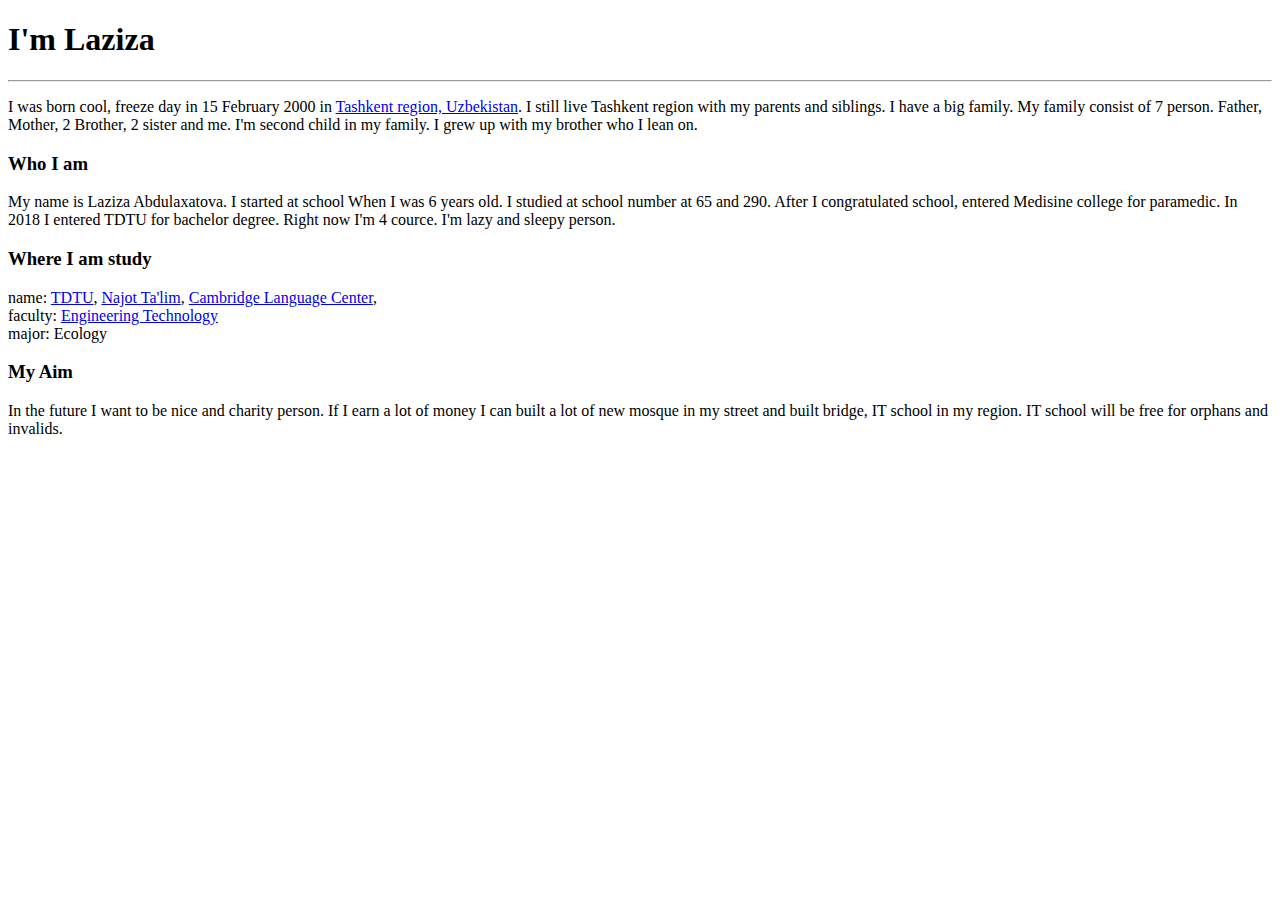
<file: v_s_code/index.html>
<!DOCTYPE html>
<html lang="en">
<head>
    <meta charset="UTF-8">
    <meta http-equiv="X-UA-Compatible" content="IE=edge">
    <meta name="viewport" content="width=device-width, initial-scale=1.0">
    <title>Biografiya</title>
</head>
<body>
    <h1>I'm Laziza</h1>
    <hr>

<p>I was born cool, freeze day in 15 February 2000 in <a target="_blank" href="https://uz.wikipedia.org/wiki/Toshkent_viloyati">Tashkent region, Uzbekistan</a>. I still live Tashkent region with my parents and siblings. I have a big family. My family consist of 7 person. Father, Mother, 2 Brother, 2 sister and me. I'm second child in my family. I grew up with my brother who I lean on.</p>
<h3>Who I am </h3>
<p>My name is Laziza Abdulaxatova. I started at school When I was 6 years old. I studied at school number at 65 and 290. After I congratulated school, entered Medisine college for paramedic. In 2018 I entered TDTU for bachelor degree. Right now I'm 4 cource. I'm lazy and sleepy person.
</p>
<h3>Where I am study</h3>
<p>name: <a target="_blank" href="http://tdtu.uz/"> TDTU</a>, <a target="_blank" href="https://najottalim.uz/">Najot Ta'lim</a>, <a target="_blank" href="https://cambridgeonline.uz/uz"> Cambridge Language Center</a>,  <br>
faculty: <a target="_blank" href="http://tdtu.uz/en/faculty-of-engineering-technologies/">Engineering Technology</a><br>
    major: Ecology
</p>
<h3>My Aim</h3>
<p>In the future I want to be nice and charity person. If I earn a lot of money I can built a lot of new mosque in my street and built bridge, IT school in my region. IT school will be free for orphans and invalids. </p>

</body>
</html>
</file>
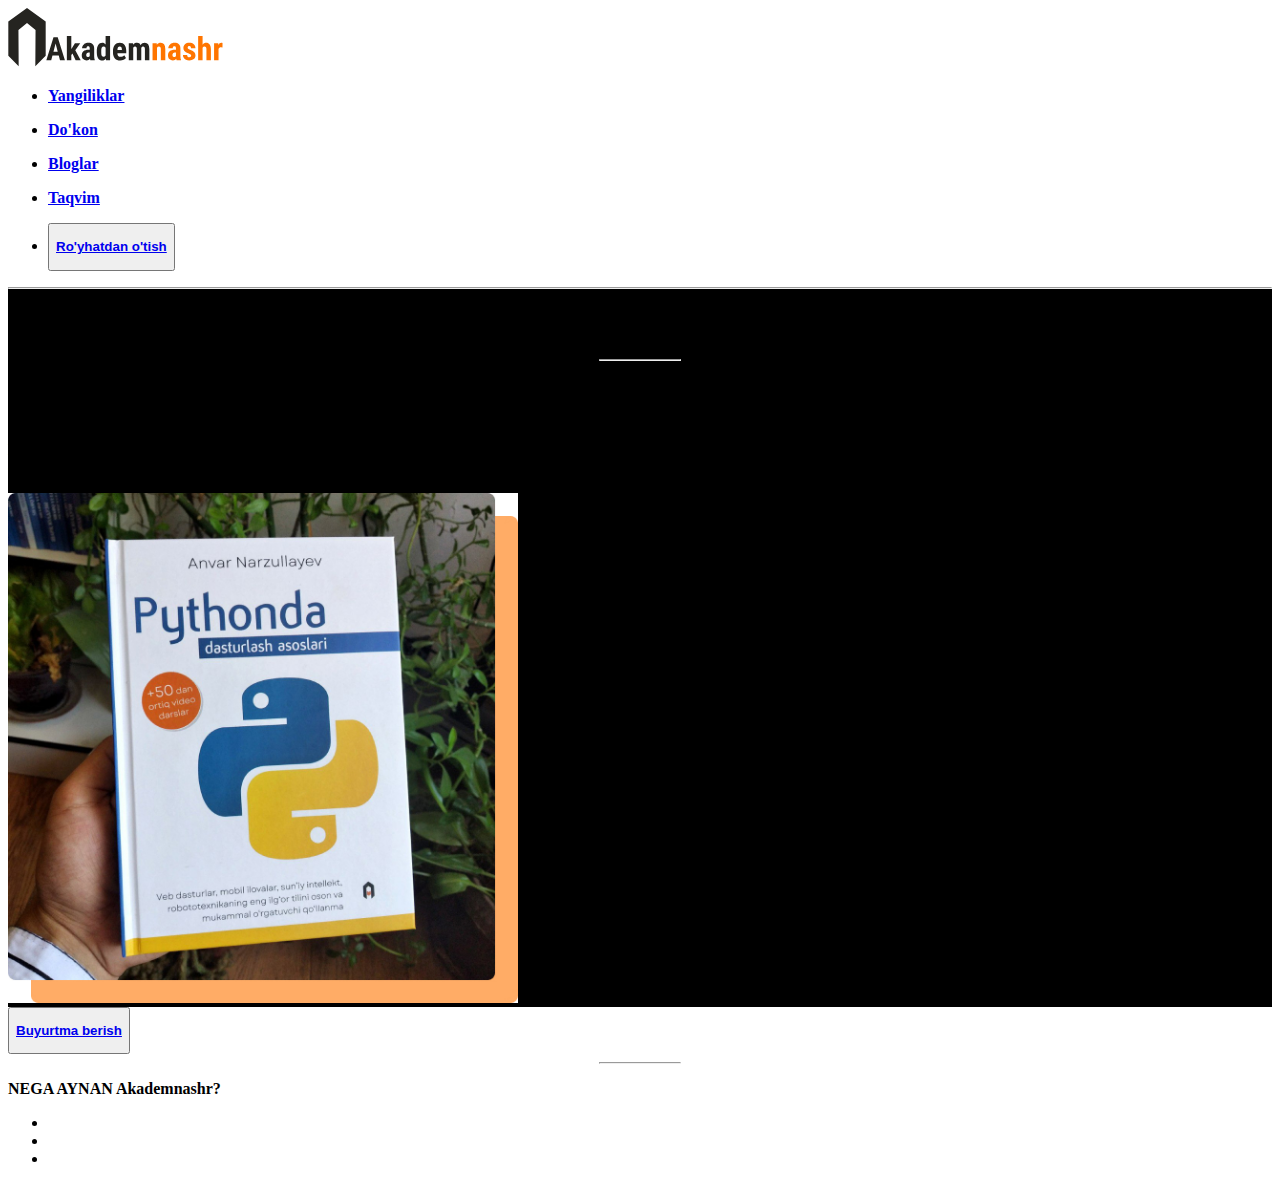
<file: v_s_code/3_dars/index.html>
<!DOCTYPE html>
<html lang="en">
<head>
    <meta charset="UTF-8">
    <meta http-equiv="X-UA-Compatible" content="IE=edge">
    <meta name="viewport" content="width=device-width, initial-scale=1.0">
    <title>Akademnashr promo sayt</title>
    <link rel="stylesheet" href="css_3dars/main.css">
</head>
<body
>
    <nav>
        <a target="_blank"href="https://akademnashr.uz/"><img src="images_3dars/akadem.svg" alt="logo akadem" width="38" height="59"><span><img src="images_3dars/Akademnashr.svg" alt="Akademnashr" width="177" height="38"></span></a>
    <ul>
        <li><a target="_blank"href="https://akademnashr.uz/news/"><p><strong>Yangiliklar</strong></p>
        </a></li>
        <li><a target="_blank"href="https://akademnashr.uz/store/"><p><strong>Do'kon</strong></p>
        </a></li>
        <li><a target="_blank"href="https://akademnashr.uz/blogs/"><p><strong>Bloglar</strong></p>
        </a></li>
        <li><a target="_blank"href="https://akademnashr.uz/calendar/"><p><strong>Taqvim</strong></p>
        </a></li>
        <li><button><a target="_blank"href="https://akademnashr.uz/store/?do=registerp"><p><strong>Ro'yhatdan o'tish</strong></p></button>
        </a></li>
    </ul>
    </nav>
    <section class="first_section">    <hr>
        <br>
        <br>
        <br>
        <hr class= "middle_"width="80" height="3">
        <h1><strong>PHYTONDAN DASTURLASH ASOSLARI</strong></h1>
        <p><strong>Dasturlash asoslariga oid o‘zbek tilidagi ilk eng mukammal qo‘llanma. Kitobning har bir bo‘limi uchun maxsus video darslar yozilgan bo‘lib, ularga kitobda ko‘rsatilgan QR kod orqali o‘tish mumkin.</strong></p>
        <img src="images_3dars/image 2.jpg" alt="rasm phyton" height="510" width="510"></section>
        <button class="button_class"><a target="_blank"href="https://akademnashr.uz/search/?q=buyurtma%20berish&quick=1p"><p><strong>Buyurtma berish</strong></p> </a></button>
    
    <hr width="80" height="3">
    <p><strong>NEGA AYNAN Akademnashr?</strong></p>
    <section>
        <ul>
            <li><img></img>
            </li>
            <li></li>
            <li></li>
        </ul>
    </section>
</body>
</html>
</file>
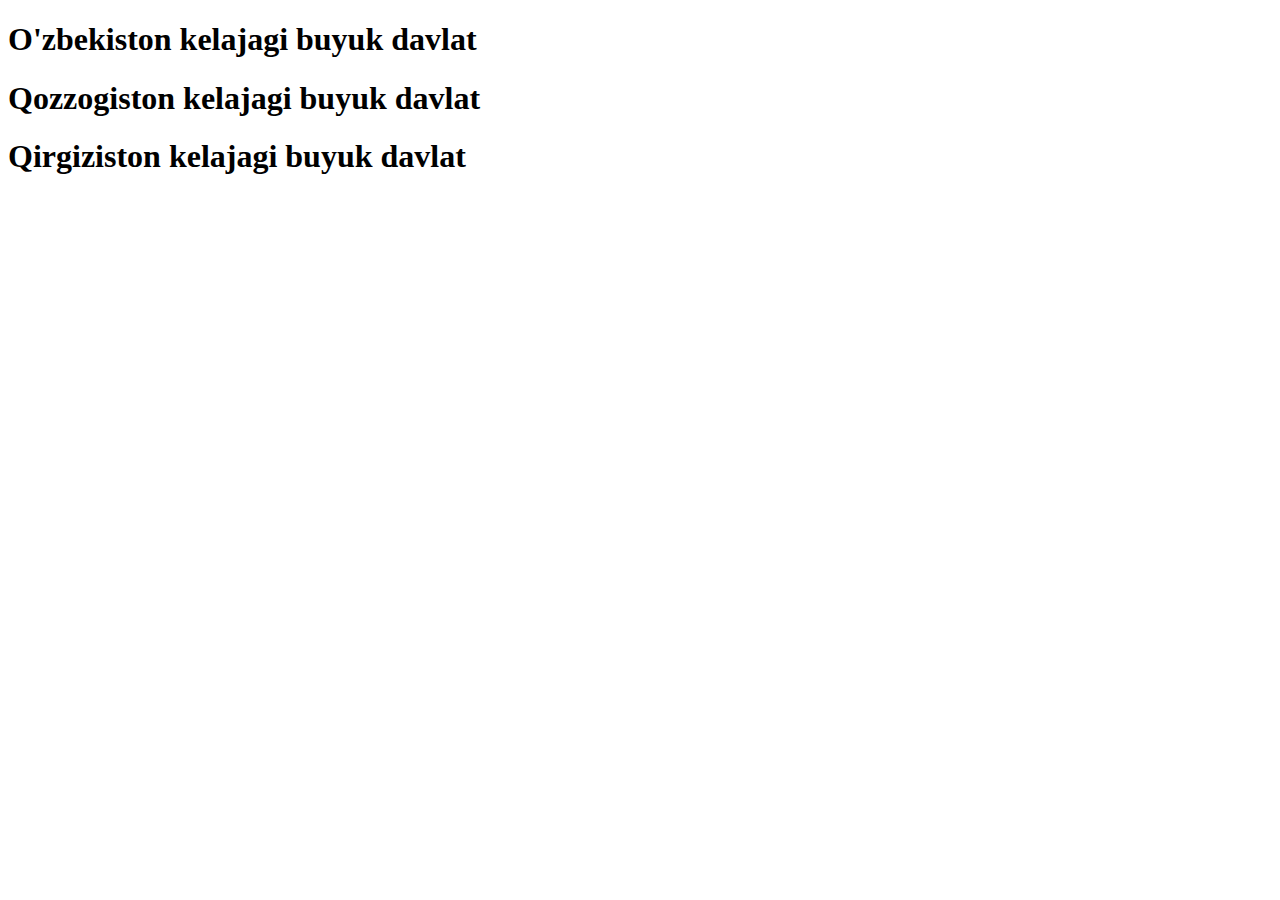
<file: v_s_code/2_dars/dars.prea/index.html>
<!DOCTYPE html>
<html lang="en">
<head>
    <meta charset="UTF-8">
    <meta http-equiv="X-UA-Compatible" content="IE=edge">
    <meta name="viewport" content="width=device-width, initial-scale=1.0">
    <title>Document</title>
</head>
<body>
<header></header>
    <div>
        <h1>O'zbekiston kelajagi buyuk davlat</h1>
        <h1>Qozzogiston kelajagi buyuk davlat</h1>
        <h1>Qirgiziston kelajagi buyuk davlat</h1>
    </div>
    
</body>
</html>
</file>
<file: 5_dars/css/main.css>
*{
    box-sizing: border-box;
    margin: 0;
    padding: 0;
}
body{
    font-family: "Mulish", sun-serif;
}

.container{
    /* background-color: white; */
    width: 1120px;
    margin-left: auto;
    margin-right: auto;
}
.header{
    display: flex;
    align-items: center;
    justify-content: space-between;
    margin-top: 135px;
    margin-bottom: 84px;
    /* width: 1120px; */
}
.header-inner{
    display: flex;
    justify-content: space-between;
    align-items: center;
    padding-left: 50px;
}
.header-left{

}
.header-right{

}
.header-list{
    display: flex;
    list-style-type: none;

}
.list-item{
    padding: 20px;
}
.list-item-link{
    text-decoration: none;
    font-style: normal;
    font-weight: bold;
    font-size: 18px;
    line-height: 23px;
    color: #1F1534;
    opacity: 0.3;
}
.list-item-link .active{
    font-style: normal;
    font-weight: bold;
    font-size: 18px;
    line-height: 23px;
    color: #1F1534;
    opacity: 1;
    

}
.hero-section{
    display: flex;
    align-items: center;
    justify-content: center;
    margin-bottom: 120px;
}
.hero-left{

}
.hero-right{

}

.hero-left-title{
    font-style: normal;
    font-weight: bold;
    font-size: 48px;
    line-height: 56px;
    color: #000000;
    width: 427px;
    margin-bottom: 25px;
    }
.hero-left-text{
    font-family: Mulish;
    font-style: normal;
    font-weight: 300px;
    font-size: 21px;
    line-height: 32px;
    color: #7D7987;
    width: 445px;
    margin-bottom: 48px;
}
.hero-link{
    font-style: normal;
    font-weight: bold;
    font-size: 18px;
    line-height: 60px;
    color: #FFFFFF;
    background: #458FF6;
    border-radius: 55px;
    text-decoration: none;
    padding: 15px 40px;

}
.service{
    margin-bottom: 220px;

}
.service-title{
    font-family: Mulish;
    font-style: normal;
    font-weight: bold;
    font-size: 36px;
    line-height: 56px;
    color: #000000;
    margin-bottom: 26px;
    text-align: center;

}
.service-text{
    font-style: normal;
    /* font-weight: 300px; */
    font-size: 18px;
    line-height: 30px;
    color: #7D7987;
    align-items: center;
    margin-bottom: 80px;

}
.service-line{
    background: #000000;
    border-radius: 5px;
    border: none;
    width: 56px;
    height: 2px;
    margin-left: auto;
    margin-right: auto;
    margin-bottom: 33px;

}
.service-list{
    list-style-type: none;
    display: flex;
    justify-content: space-between;
    flex-wrap: wrap;
    padding-bottom: 35px;
}
.service-list-card{
    background: #FFFFFF;
    box-shadow: 10px 40px 50px rgba(229,233, 246);
    border-radius: 20px;
    width: 350px;
    padding: 50px;
    margin-bottom: 37px;

}
.card-img{
    margin-bottom: 22px;
}
.card-title{
    font-style: normal;
    font-weight: bold;
    font-size: 24px;
    line-height: 56px;
    color: #000000;
}
.card-text{
    font-style: normal;
    font-weight: 300px;
    font-size: 16px;
    line-height: 28px;
    color: #7D7987;
    width: 266px;
}
.service-link{
    font-style: normal;
    font-weight: bold;
    font-size: 18px;
    line-height: 60px;
    color: #458FF6;
    text-decoration: none;
    border: 1.4px solid #458FF6;
    border-radius: 55px;
    padding: 0px 40px;
    display: block;
    width: 200px;
    margin-left: auto;
    margin-right: auto;
    text-align: center;
}
.provider{
    margin-bottom: 266px;

}
.provider-top{
    display: flex;
    align-items: center;
    justify-content: space-between;
    margin-bottom: 229px;

}
.provider-top-right{

}
.provider-top-left{

}
.provider-title{
    font-style: normal;
    font-weight: bold;
    font-size: 36px;
    line-height: 56px;
    color: #000000;
    width: 481px;
    margin-bottom: 26px;
}
.provider-line{
    background: #000000;
    border-radius: 10px;
    width: 56px;
    height: 2px;
    border: none;
    margin-bottom: 30px;
}

.provider-text{
    font-style: normal;
    font-weight: 300;
    font-size: 18px;
    line-height: 30px;
    color: #7D7987;
    width: 450px;
    margin-bottom: 37px;
}
.provider-link{
    font-style: normal;
    font-weight: bold;
    font-size: 18px;
    line-height: 60px;
    color: #458FF6;
    text-decoration: none;
    border: 1.4px solid #458FF6;
    border-radius: 55px;
    padding: 0px 40px;
    display: block;
    width: 200px;
    text-align: center;

}
.provider-bottom{
    display: flex;
    justify-content: space-between;
    align-items: center;
    flex-direction: row-reverse;
}

.corousel{
    margin-bottom: 222px;
    

}

.carousel-card{
    background: linear-gradient(208.18deg, #67C3F3 9.05%, #5A98F2 76.74%);
    border-radius: 24px;
    padding: 64px 118px;
    margin-bottom: 42px;
}
.carousel-card-title{
    font-style: normal;
    font-weight: bold;
    font-size: 36px;
    line-height: 48px;
    color: #FFFFFF;
    text-align: center;
    margin-bottom: 25px;
}
.carousel-card-line{
    width: 56px;
    height: 2px;
    border: none;
    background: #FFFFFF;
    border-radius: 6px;
    margin-bottom: 66px;
    margin-right: auto;
    margin-left: auto;

}
.carousel-user{
    display: flex;
    justify-content: space-between;
    align-items: center;
}
.user-left{
    display: flex;
    align-items: center;

}
.user-left-img{
    margin-right: 25px;
}
.user-left-name{
    font-style: normal;
    font-weight: bold;
    font-size: 22px;
    line-height: 48px;
    color: #FFFFFF;


}
.user-left-job{

    font-style: normal;
    font-weight: normal;
    font-size: 18px;
    line-height: 48px;
    color: rgba(255, 255, 255, 0.85);

}
.user-right{
 width: 350px;
 color: #FFFFFF;
}

.user-right-pharase{
    font-style: normal;
    font-weight: normal;
    font-size: 19px;
    line-height: 30px;
    color: rgba(255, 255, 255, 0.9);
    width: 420px;


}
.navigator{
    margin-left: auto;
    margin-right: auto;
    width: 330px;
    display: flex;
    justify-content: space-between;
    align-items: center;
    margin-bottom: 216px;

}
.navigator-special{
    display: flex;

}
.navigator-dot{
    width: 10px;
    height: 10px;
    background: #5B9BF3;
    opacity: 0.3;
    display: block;
    border-radius: 50%;
    margin: 0px 9px;
    cursor: pointer;
}
.navigator-dot .active{
    opacity: 1;
}
.navigator-narrow-left{
    opacity: 0.3;
    transform: rotate(180deg);

}

.examine-title{
    font-style: normal;
    font-weight: bold;
    font-size: 36px;
    line-height: 56px;
    color: #000000;
    text-align: center;
    margin-bottom: 26px;

}
.examine-line{
    width: 56px;
    height: 2px;
    background: #000000;
    border-radius: 5px;
    align-items: center;
    margin-right: auto;
    margin-left: auto;
    margin-bottom: 79px;
}
.examine-list{
    list-style-type: none;
    display: flex;
    justify-content: space-between;
    flex-wrap: wrap;
    padding-bottom: 34px;
}
.ex-list-item{
    width: 352px;
    height: 512;
    flex-wrap: wrap;

}
.ex-div{
    /* text-align: center; */
    padding: 0 10px;
}
.ex-list-title{
    font-style: normal;
    font-weight: bold;
    font-size: 21px;
    line-height: 32px;
    color: #000000;
    /* width: 251px; */
    /* height: 64px; */
    margin-bottom: 12px;
    align-items: center;
    /* padding: 0px 5px; */
}
.ex-img{
    margin-bottom: 24px;

}
.ex-sentence{
    font-style: normal;
    font-weight: 300;
    font-size: 16px;
    line-height: 28px;
    color: #7D7987;
    /* width: 251; */
    /* height: 84px; */
    margin-bottom: 25px;
    align-items: center;
    /* padding: 0px 20px; */
}
.examine-list-link{
    font-style: normal;
    font-weight: 600;
    font-size: 17px;
    line-height: 28px;
    color: #4089ED;
    text-decoration: none;
}
.img-navigator{
    
    transform: rotateX(180deg);
}
.examine-link{
    font-style: normal;
    font-weight: bold;
    font-size: 18px;
    line-height: 60px;
    color: #458FF6;
    text-decoration: none;
    border: 1.4px solid #458FF6;
    border-radius: 55px;
    padding: 0px 40px;
    display: block;
    width: 200px;
    text-align: center;
    margin-right: auto;
    margin-left: auto;

}


.footer-box{
    background: linear-gradient(183.41deg, #67C3F3 -8.57%, #5A98F2 82.96%);
}
.footer-inner{
    height: 432px;
    left: 0px;
    /* top: 5438px; */
    display: flex;
    align-items: center;
    justify-content: space-between;
    margin-bottom: 109px;
    margin-top: 109px;

}
.footer-img{
    font-style: normal;
    font-weight: bold;
    font-size: 24px;
    line-height: 30px;
    color: #FFFFFF;
}
.footer-T-logo{
   /* margin-right: 12px;
   color: #5B9BF3;
   background-color: white; */
}
.footer-right-logoimg{


}
.footer-right-text{
    font-style: normal;
    font-weight: 300;
    font-size: 18px;
    line-height: 28px;
    color: #FFFFFF;
    width: 391px;
    margin-bottom: 31px;
 

}

.footer-left{
    
}

.footer-list-inner{
    list-style: none;
}
.footer-list-item{
    
}
.footer-link{
    text-decoration: none;
    font-style: normal;
    font-weight: 300;
    font-size: 18px;
    line-height: 38px;
    color: #FFFFFF;

}
.footer-title{
    font-style: normal;
    font-weight: bold;
    font-size: 20px;
    line-height: 60px;
    color: #FFFFFF;

}
.test{
    transform: rotateX(180deg);
}
</file>
<file: 8-dars/css/main.css>
*{
    box-sizing: border-box;
    margin: 0;
    padding: 0;
}
body{
    /* font-family: "Roboto" ; */
}

.container{
    width: 1200px;
    margin-left: auto;
    margin-right: auto;
    padding: 0.5px;

}
.header-execute{
    margin-bottom: 117px;
    padding: 41px;
}
.header-inner{
    display: flex;
    justify-content: space-between;
    align-items: center;
    /* margin-bottom: 117px; */
}
.header-nav{
    width: 680px;
    height: 42px;
    align-items: center;

}
.header-list{
    list-style-type: none;
    display: flex;
    justify-content: space-between;
    align-items: center;
    
}
.header-list-item{
    
}
.header-link{
    text-decoration: none;
    font-weight: 900;
    font-size: 17px;
    line-height: 20px;
    color: #2F2F2F;
    opacity: 0,3;
    height: 20px;
   
}
.header-link.active{
    margin-bottom: 17px;
}
.header-home-line{
    /* background: #717CFF; */
    display: block;
    border-radius: 2px;
    width: 23px;
    height: 3px;
    color: #1a29cc;
    

}
.header-button{

}
.apply-button{
    border: 2px solid #717CFF;
    border-radius: 11px;
    width: 111px;
    color: #717CFF;
    height: 42px;

}
.button-name{
    font-weight: 500;
    font-size: 17px;
    line-height: 20px;
    text-align: center;
    color: #505050;
    width: 43px;
    margin-right: auto;
    margin-left: auto;
}
.hero-inner{
    display: flex;
    justify-content: space-between;
    align-items: center;
    margin-bottom: 54px;
}
.hero-left{
    display: flex;
    flex-direction: column;
    justify-content: start;
}

.hero-name{
    font-weight: 900;
    font-size: 56px;
    line-height: 66px;
    color: #2F2F2F;
    width: 632px;
    height: 154px;
    margin-bottom: 15px;
}

.hero-build-senetnce{
    color: #717CFF;

}
.hero-name-extention{
    font-weight: 500;
    font-size: 22px;
    line-height: 38px;
    color: #7D7D7D;
    width: 632px;
    height: 80px;
    margin-bottom: 42px;

}
.hero-link{
    color: #717CFF;
    background: #717CFF;
    border-radius: 11px;
    width: 262px;
    height: 64px;
    display: flex;
    justify-content: space-evenly;
    align-items: center;
    margin-bottom: 108px;
}
.hero-link-name{
    font-weight: 500;
    font-size: 22px;
    line-height: 40px;
    color: #FFFFFF;
    width: 138px;
    text-decoration: none;
    /* margin-right: 34px; */
    margin-top: 12px;
    margin-bottom: 12px;

}
.arrow-img{
    display: block;


}
.hero-left-img{
    width: 159px;
}
.hero-left-list{
    display: flex;
    justify-content: space-between;
    align-items: center;
}
.hero-list-item{
    list-style-type: none;
    
}




.hero-right-div{
    /* text-align: center;
    width: 470px;
    height: 565px;
    left: 842px;
    top: 210px;
    background: url(Image.png); */
    /* margin-bottom: 13px; */
}


.universities{
    width: 1440px;
    height: 423px;

}
/* .univer-box{
    margin-right: auto;
    margin-left: auto;
} */

.univer-inner{
    
    margin-right: auto;
    margin-left: auto;
}
.univer-title{
    margin-bottom: 94px;
    font-weight: 500;
    font-size: 23px;
    line-height: 27px;
    text-align: center;
    letter-spacing: 2.1px;
    text-transform: uppercase;
    color: #373737;
    mix-blend-mode: normal;
    opacity: 0.73;
}
.univer-list{
    width: 1196px;
    height: 80px;
    display: flex;
    justify-content: space-between;
    align-items: center;
    margin-right: auto;
    margin-left: auto;
    margin-bottom: 105px;
}
.univer-list-item{
    list-style-type: none;
}

.univer-btn-box{
    /* margin: 0px 680px 650px; */
    margin-bottom: 55px;
}
.univer-button{
    width: 107px;
    height: 14px;
    display: flex;
    justify-content: space-between;
    align-items: center;
    margin-right: auto;
    margin-left: auto;
}
.univer-btn.active{
    width: 14px;
    height: 14px;
    background: #717CFF;;
    border-radius: 50%;
}
.univer-btn{
    width: 10px;
    height: 10px;
    /* left: 702px;
    top: 1128px; */
    background: #7c7c7c51;
    border-radius: 50%;
    border: none;
}
#services{
    padding: 122px 0px 126px 0px;
    background-color: #f2f2f2;
}

.services-info{
    margin-right: auto;
    margin-left: auto;
    text-align: center;
    
}
.service-title-box{
    padding-top: 122px;
    align-items: center;
    text-align: center;
    width: 949px;

}


.services-title{
    font-weight: bold;
    font-size: 37px;
    line-height: 54px;
    text-align: center;
    letter-spacing: -0.4625px;
    color: #373737;
    margin-bottom: 25px;
   
}
.services-text{
    
    font-weight: 500;
    font-size: 22px;
    line-height: 38px;
    text-align: center;
    color: #7D7D7D;
    margin-bottom: 110px;
    

}
.services-list{
    list-style: none;
    display: flex;
    flex-wrap: wrap;
    justify-content: space-evenly;

    
}
.services-list-item{
    width: 344px;
    height: 351px;
    background-color: #FFFFFF;
    box-shadow: 0px 4px 77px rgba(0, 0, 0.8, 0.06);
    border-radius: 15px;
    margin-bottom: 50px;
    padding: 30px;
}










.services-list-img{
    margin-bottom: 30px;
}
.list-item-name{
    font-weight: bold;
    font-size: 24px;
    line-height: 37px;
    color: #37474F;
    margin-bottom: 9px;

}
.list-item-text{
    font-weight: 500;
    font-size: 16px;
    line-height: 28px;
    letter-spacing: 0.444444px;
    color: rgba(55, 71, 79, 0.721569);
    margin-bottom: 25px;
}
</file>
<file: dars.prea/main.css>
.header{
    
    display: flex;
    flex-direction: column;
    flex-grow: 1;
    gap: 50px;
    width: 1000px;
    margin: auto;
    
}
.header-div{
    text-align: center;
}
.section {
    display: flex;
    gap: 50px;
}
.box2{
    display: flex;
    gap: 200px;
}
</file>
<file: executive-study-with-errors/css/styles.css>
body {
  background-color: #ccc;
  font-family: sans-serif;
}
.sitenav-list { display: flex;
  padding: 0;
}
.sitenav-link {
  text-decoration: none;
  color: #000;
}
.apply-button {
  padding: 0;
  border: 0;
}
</file>
<file: test/css/style.css>
* {
    box-sizing: border-box;
    margin: 0;
    padding: 0;
}

body {
    font-family: 'Red Hat Display', sans-serif;
}

.container {
    margin-left: auto;
    margin-right: auto;
    width: 1120px;
    padding: 0.5px;
}

.header-inner {
    margin-top: 72px;
    display: flex;
    justify-content: space-between;
    align-items: center;
}

.nav-list {
    list-style-type: none;
    display: flex;
    justify-content: space-between;
    align-items: center;
    width: 338px;
}

.nav-list a {
    text-decoration: none;
}

.hampurger {
    background-color: #fff;
    border: none;
    border-radius: 50%;
    width: 70px;
    height: 70px;
    box-shadow: 0 0px 10px 5px rgba(198, 185, 233, 0.3);
}

/* hiro */

.hiro-inner {
    display: flex;
    justify-content: space-between;
    align-items: center;
}

.hiro-name span {
    color: #666666;
}

.hiro-name h1 {
    font-weight: 700;
    font-size: 35px;
    line-height: 120%;
}

.hiro-name p {
    color: #666666;
    margin-top: 25px;
}

.hiro-name a {
    margin-top: 78px;
    text-decoration: none;
    display: block;
    padding: 14px 48px;
    color: #fff;
    background: #8643DC;
    border-radius: 100px;
}

.hiro-img {
    margin-top: -70px;
}

.block-name {
    font-size: 18px;
    line-height: 24px;
    color: #8643DC;
}

.block-name::after {
    margin-top: 10px;
    content: '';
    display: block;
    width: 50px;
    height: 2px;
    background: #8643DC;
}

.services-name h2 {
    margin-top: 15px;
    width: 246px;
    font-size: 36px;
    line-height: 48px;
}

.services-list {
    margin-top: 50px;
    list-style-type: none;
    display: flex;
    justify-content: space-between;
    align-items: center;
}

.services-list_title {
    display: flex;
    align-items: center;
}

.services-list_title img {
    margin-right: 20px;
}

.services-list p {
    margin-top: 21px;
    font-size: 16px;
    line-height: 32px;
    color: #47444E;
}

/* portfolio */

.portfolio-info{
    margin-top: 100px;
    display: flex;
    justify-content: space-between;
    align-items: center;
}
.portfolio-info h2{
    margin-top: 15px;
    width: 204px;
    font-size: 36px;
    line-height: 48px;
}
.portfolio-info a{
    width: 127px;
    color: #47444E;
    display: flex;
    justify-content: space-between;
    align-items: center;
}
.portfolio-img{
    margin-top: 30px;
    display: flex;
    justify-content: space-between;
    align-items: center;
}

/* clients */

.clients-info h2{
    width: 140px;
    font-size: 36px;
    line-height: 48px;
}

/* clients */

.clients-list{
    margin-top: 44px;
    list-style-type: none;
    display: flex;
    justify-content: space-between;
    align-items: center;
}
.clients-item{
    width: 170px;
    height: 170px;
    border-radius: 10px;
    padding: 33px 45px;
}
.clients-link{
    display: flex;
    justify-content: space-between;
    flex-direction: column;
    text-decoration: none;
    text-align: center;
}
.clients-link img{
    margin-left: auto;
    margin-right: auto;
    width: 50px;
    height: 50px;
}
.clients-link b{
    margin-top: 30px;
}
.slack{
    background: #FFF7FA;
border: 1px solid #FFE7F0;
}
.medium{
    background: #EDFFF5;
border: 1px solid #CAFFE1;
}
.microsoft{
    background: #F5FCFF;
border: 1px solid #DDF5FF;
}
.zeplin{
    background: #FFFBF2;
border: 1px solid #FFEEC9;
}
.shopify{
    background: #F4FFED;
border: 1px solid #DBFFC4;
}


/* blog */
.blog-inner{
    margin-top: 100px;
    display: flex;
}
.blog-info h2{
    width: 165px;
    font-size: 36px;
    line-height: 48px;
}
.blog-list{
    width: 900px;
    list-style-type: none;
    display: flex;
    justify-content: space-between;
    align-items: center;
}
.blog-item{
    width: 255px;
    height: 350px;
    overflow: hidden;

}
.blog-item_inner{
    transition: all 0.5s ease;
    padding-left: 20px;
    padding-right: 38px;
}

.blog-item:hover .blog-item_inner{
   margin-top: -100px;
}
.blog-item_inner time{
    font-weight: bold;
    color: rgb(255, 255, 255);
}
.blog-item_inner p{
    font-weight: bold;
    color: white;
}

/* contact */
.contact-info{
    margin-top: 150px;
    display: flex;
    justify-content: space-between;
    /* align-items: center; */
}
.contact-info a{
    font-size: 24px;
line-height: 28px;
}
.contact-info h2{
    width: 512px;
}
.form{
    display: flex;
    flex-direction: column;
}
.form input{
    margin-top: 54px;
    padding: 17px 0;
    opacity: 0.5;
    border: none;
    border-bottom: 1px solid #000;
    outline: none;
}
.contact-btn{
    margin-top: 30px;
    border: none;
    width: 200px;
    display: block;
    padding: 14px 48px;
    color: #fff;
    background: #8643DC;
    border-radius: 100px;
}
/* footer */
footer{
    padding: 50px;
}
.footer-inner{
    margin-left: auto;
    margin-right: auto;
    text-align: center;
    width: 258px;
}
.footer-inner h2{
    margin-top: 30px;
}
.footer-inner ul{
    margin-top: 30px;
    list-style-type: none;
    display: flex;
    justify-content: space-between;
    align-items: center;
    /* margin-bottom: 50px; */
}
</file>
<file: v_s_code/3_dars/css_3dars/main.css>
.first_section {
    background-color: black;
}
.middle_{
    color: yellow;
}
</file>
